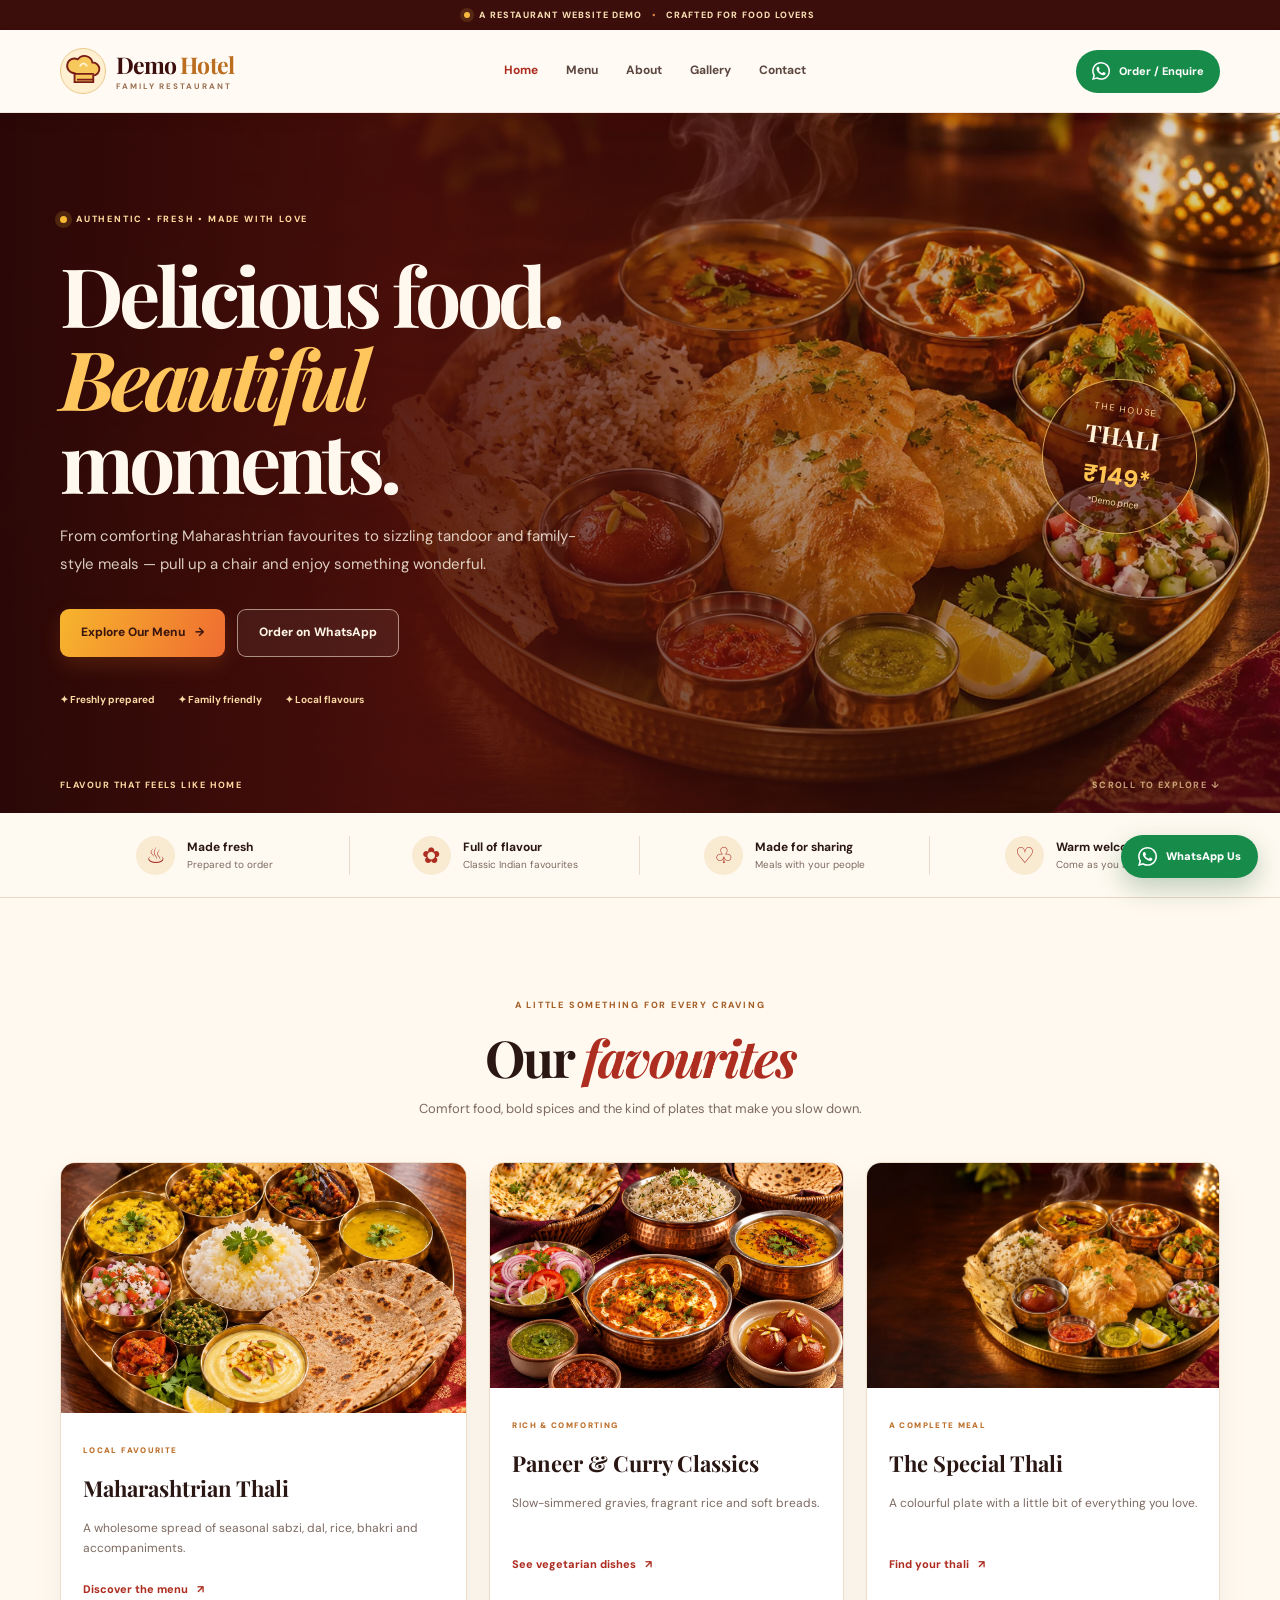
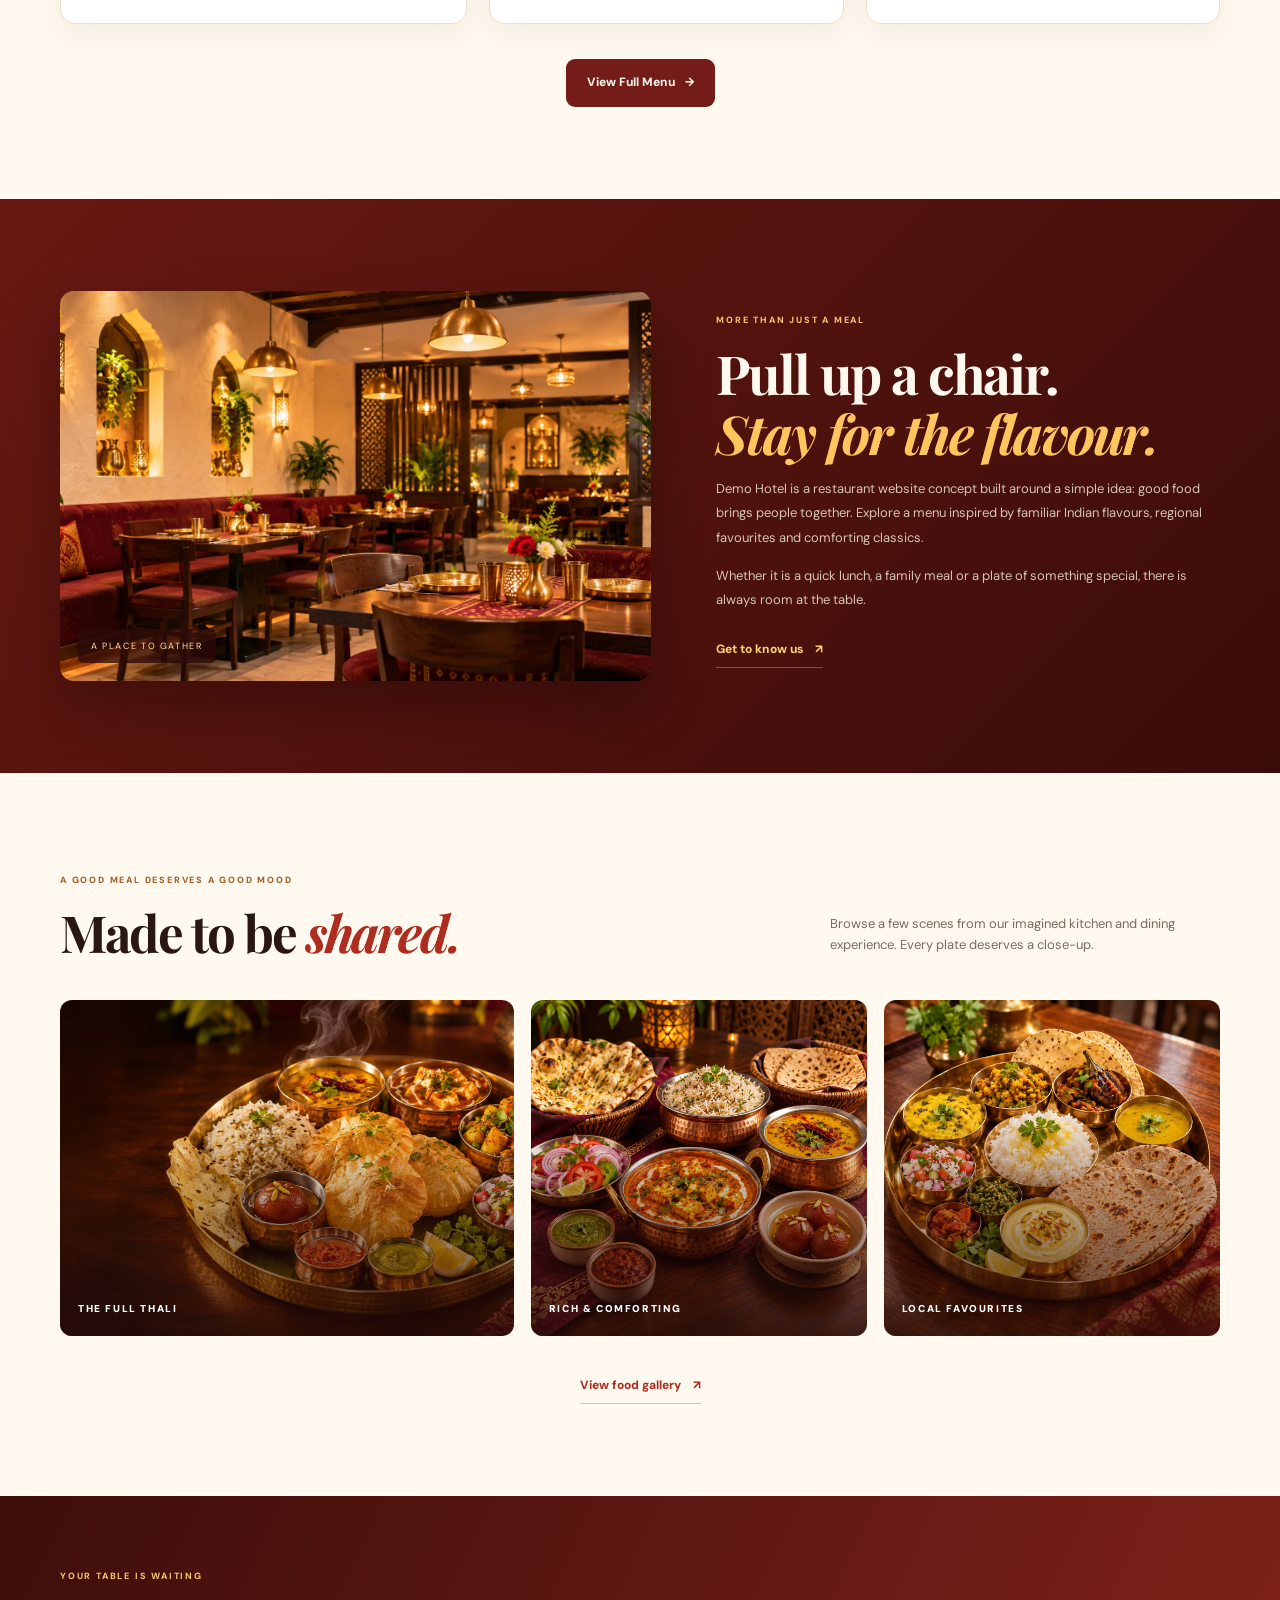
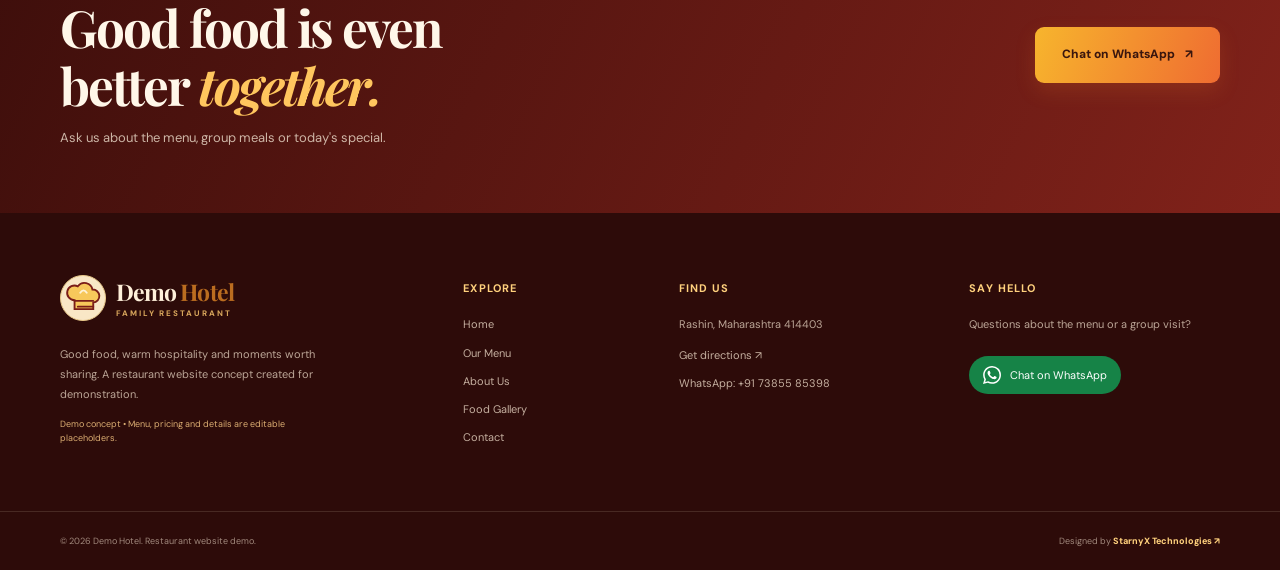
<file: index.html>
<!doctype html><html lang="en"><head><meta charset="utf-8"><meta name="viewport" content="width=device-width, initial-scale=1"><meta name="theme-color" content="#751d17"><meta name="description" content="Explore the Demo Hotel restaurant website concept in Rashin. Discover Indian favourites, thalis, menu highlights and WhatsApp enquiries."><meta property="og:title" content="Home | Demo Hotel"><meta property="og:description" content="Explore the Demo Hotel restaurant website concept in Rashin. Discover Indian favourites, thalis, menu highlights and WhatsApp enquiries."><meta property="og:type" content="website"><link rel="icon" type="image/svg+xml" href="favicon.svg"><link rel="preconnect" href="https://fonts.googleapis.com"><link rel="preconnect" href="https://fonts.gstatic.com" crossorigin><link href="https://fonts.googleapis.com/css2?family=DM+Sans:wght@400;500;600;700;800&family=Playfair+Display:wght@600;700;800&display=swap" rel="stylesheet"><link rel="stylesheet" href="styles.css"><title>Home | Demo Hotel</title></head><body><div class="page-loader" aria-label="Preparing the website" role="status"><div class="loader-card"><img src="assets/images/thali-loader.svg" alt="Animated Indian thali"/><p>Preparing a delicious experience<span class="loader-dots">...</span></p><div class="loader-track"><span></span></div><small>Fresh flavours are on the way</small></div></div><div class="top-note"><span class="top-note-dot"></span> A RESTAURANT WEBSITE DEMO <span class="top-note-sep">•</span> Crafted for food lovers</div>
<header class="site-header"><div class="container nav-wrap"><a class="brand" href="index.html" aria-label="Demo Hotel home"><span class="brand-mark"><img src="assets/icons/chef-hat.svg" alt=""/></span><span class="brand-copy"><strong>Demo <em>Hotel</em></strong><small>FAMILY RESTAURANT</small></span></a><button class="menu-toggle" aria-label="Open navigation" aria-expanded="false"><span></span><span></span><span></span></button><nav class="main-nav"><a class="nav-link active" href="index.html">Home</a><a class="nav-link " href="menu.html">Menu</a><a class="nav-link " href="about.html">About</a><a class="nav-link " href="gallery.html">Gallery</a><a class="nav-link " href="contact.html">Contact</a></nav><a class="btn btn-whatsapp nav-cta" href="https://wa.me/917385585398?text=Hello%20Demo%20Hotel%2C%20I%20would%20like%20to%20enquire." target="_blank" rel="noopener"><img src="assets/icons/whatsapp.svg" alt=""/> Order / Enquire</a></div></header><main><section class="hero hero-home"><div class="hero-image"></div><div class="hero-shade"></div><div class="container hero-content"><div class="hero-copy"><span class="eyebrow eyebrow-light"><i></i> AUTHENTIC • FRESH • MADE WITH LOVE</span><h1>Delicious food.<br><em>Beautiful</em> moments.</h1><p class="hero-lead">From comforting Maharashtrian favourites to sizzling tandoor and family-style meals — pull up a chair and enjoy something wonderful.</p><div class="hero-actions"><a class="btn btn-primary" href="menu.html">Explore Our Menu <span>→</span></a><a class="btn btn-outline-light" href="https://wa.me/917385585398?text=Hello%20Demo%20Hotel%2C%20I%20would%20like%20to%20enquire%20about%20the%20menu." target="_blank" rel="noopener">Order on WhatsApp</a></div><div class="hero-trust"><span>✦ Freshly prepared</span><span>✦ Family friendly</span><span>✦ Local flavours</span></div></div><div class="hero-stamp"><span class="stamp-small">THE HOUSE</span><strong>THALI</strong><span class="stamp-price">₹149*</span><small>*Demo price</small></div></div><div class="hero-bottom container"><span>FLAVOUR THAT FEELS LIKE HOME</span><span class="scroll-cue">SCROLL TO EXPLORE ↓</span></div></section>
<section class="promise-strip"><div class="container promise-grid"><div><span class="promise-icon">♨</span><span><strong>Made fresh</strong><small>Prepared to order</small></span></div><div><span class="promise-icon">✿</span><span><strong>Full of flavour</strong><small>Classic Indian favourites</small></span></div><div><span class="promise-icon">♧</span><span><strong>Made for sharing</strong><small>Meals with your people</small></span></div><div><span class="promise-icon">♡</span><span><strong>Warm welcome</strong><small>Come as you are</small></span></div></div></section>
<section class="section section-cream"><div class="container"><div class="section-heading center"><span class="eyebrow">A LITTLE SOMETHING FOR EVERY CRAVING</span><h2>Our <em>favourites</em></h2><p>Comfort food, bold spices and the kind of plates that make you slow down.</p></div><div class="food-grid"><article class="food-card food-card-feature"><img src="assets/images/maharashtrian-thali.webp" alt="Maharashtrian thali with bhakri, pithla and vegetables"><div class="food-card-content"><span class="food-tag">LOCAL FAVOURITE</span><h3>Maharashtrian Thali</h3><p>A wholesome spread of seasonal sabzi, dal, rice, bhakri and accompaniments.</p><a href="menu.html#maharashtrian">Discover the menu <b>↗</b></a></div></article><article class="food-card"><img src="assets/images/veg-feast.webp" alt="Paneer curry, dal, naan and rice"><div class="food-card-content"><span class="food-tag">RICH & COMFORTING</span><h3>Paneer & Curry Classics</h3><p>Slow-simmered gravies, fragrant rice and soft breads.</p><a href="menu.html#vegetarian">See vegetarian dishes <b>↗</b></a></div></article><article class="food-card"><img src="assets/images/hero-indian-thali.webp" alt="Indian restaurant thali with puri and curries"><div class="food-card-content"><span class="food-tag">A COMPLETE MEAL</span><h3>The Special Thali</h3><p>A colourful plate with a little bit of everything you love.</p><a href="menu.html#thali">Find your thali <b>↗</b></a></div></article></div><div class="center section-cta"><a class="btn btn-dark" href="menu.html">View Full Menu <span>→</span></a></div></div></section>
<section class="section story-band"><div class="container story-grid"><div class="story-photo"><img src="assets/images/restaurant-interior.webp" alt="Warm and inviting restaurant dining room"><span class="photo-caption">A PLACE TO GATHER</span></div><div class="story-copy"><span class="eyebrow eyebrow-gold">MORE THAN JUST A MEAL</span><h2>Pull up a chair.<br><em>Stay for the flavour.</em></h2><p>Demo Hotel is a restaurant website concept built around a simple idea: good food brings people together. Explore a menu inspired by familiar Indian flavours, regional favourites and comforting classics.</p><p>Whether it is a quick lunch, a family meal or a plate of something special, there is always room at the table.</p><a class="text-link text-link-light" href="about.html">Get to know us <span>↗</span></a></div></div></section>
<section class="section section-cream"><div class="container"><div class="section-heading split-heading"><div><span class="eyebrow">A GOOD MEAL DESERVES A GOOD MOOD</span><h2>Made to be <em>shared.</em></h2></div><p>Browse a few scenes from our imagined kitchen and dining experience. Every plate deserves a close-up.</p></div><div class="gallery-preview"><a href="gallery.html" class="gallery-tile tile-large"><img src="assets/images/hero-indian-thali.webp" alt="Indian thali"><span>THE FULL THALI</span></a><a href="gallery.html" class="gallery-tile"><img src="assets/images/veg-feast.webp" alt="Vegetarian Indian feast"><span>RICH & COMFORTING</span></a><a href="gallery.html" class="gallery-tile"><img src="assets/images/maharashtrian-thali.webp" alt="Maharashtrian meal"><span>LOCAL FAVOURITES</span></a></div><div class="center section-cta"><a class="text-link" href="gallery.html">View food gallery <span>↗</span></a></div></div></section>
<section class="visit-cta"><div class="container visit-inner"><div><span class="eyebrow eyebrow-gold">YOUR TABLE IS WAITING</span><h2>Good food is even<br>better <em>together.</em></h2><p>Ask us about the menu, group meals or today's special.</p></div><a class="btn btn-primary btn-large" href="https://wa.me/917385585398?text=Hello%20Demo%20Hotel%2C%20I%20would%20like%20to%20enquire%20about%20a%20visit." target="_blank" rel="noopener">Chat on WhatsApp <span>↗</span></a></div></section></main><footer class="site-footer"><div class="container footer-main"><div class="footer-brand"><a class="brand brand-light" href="index.html"><span class="brand-mark"><img src="assets/icons/chef-hat.svg" alt=""/></span><span class="brand-copy"><strong>Demo <em>Hotel</em></strong><small>FAMILY RESTAURANT</small></span></a><p>Good food, warm hospitality and moments worth sharing. A restaurant website concept created for demonstration.</p><span class="footer-demo-note">Demo concept • Menu, pricing and details are editable placeholders.</span></div><div><h4>Explore</h4><a href="index.html">Home</a><a href="menu.html">Our Menu</a><a href="about.html">About Us</a><a href="gallery.html">Food Gallery</a><a href="contact.html">Contact</a></div><div><h4>Find Us</h4><p>Rashin, Maharashtra 414403</p><a href="https://www.google.com/maps/search/?api=1&query=Rashin%2C+Maharashtra+414403" target="_blank" rel="noopener">Get directions ↗</a><a href="https://wa.me/917385585398?text=Hello%20Demo%20Hotel%2C%20I%20would%20like%20to%20enquire." target="_blank" rel="noopener">WhatsApp: +91 73855 85398</a></div><div><h4>Say Hello</h4><p>Questions about the menu or a group visit?</p><a class="footer-wa" href="https://wa.me/917385585398?text=Hello%20Demo%20Hotel%2C%20I%20would%20like%20to%20enquire." target="_blank" rel="noopener"><img src="assets/icons/whatsapp.svg" alt=""/> Chat on WhatsApp</a></div></div><div class="footer-bottom"><div class="container footer-bottom-inner"><span>© <span data-year></span> Demo Hotel. Restaurant website demo.</span><span>Designed by <a href="https://starnyxtechnologies.in" target="_blank" rel="noopener">StarnyX Technologies ↗</a></span></div></div></footer><a class="floating-wa" href="https://wa.me/917385585398?text=Hello%20Demo%20Hotel%2C%20I%20would%20like%20to%20enquire." target="_blank" rel="noopener" aria-label="Chat with Demo Hotel on WhatsApp"><img src="assets/icons/whatsapp.svg" alt=""/><span>WhatsApp Us</span></a><script src="script.js" defer></script></body></html>
</file>
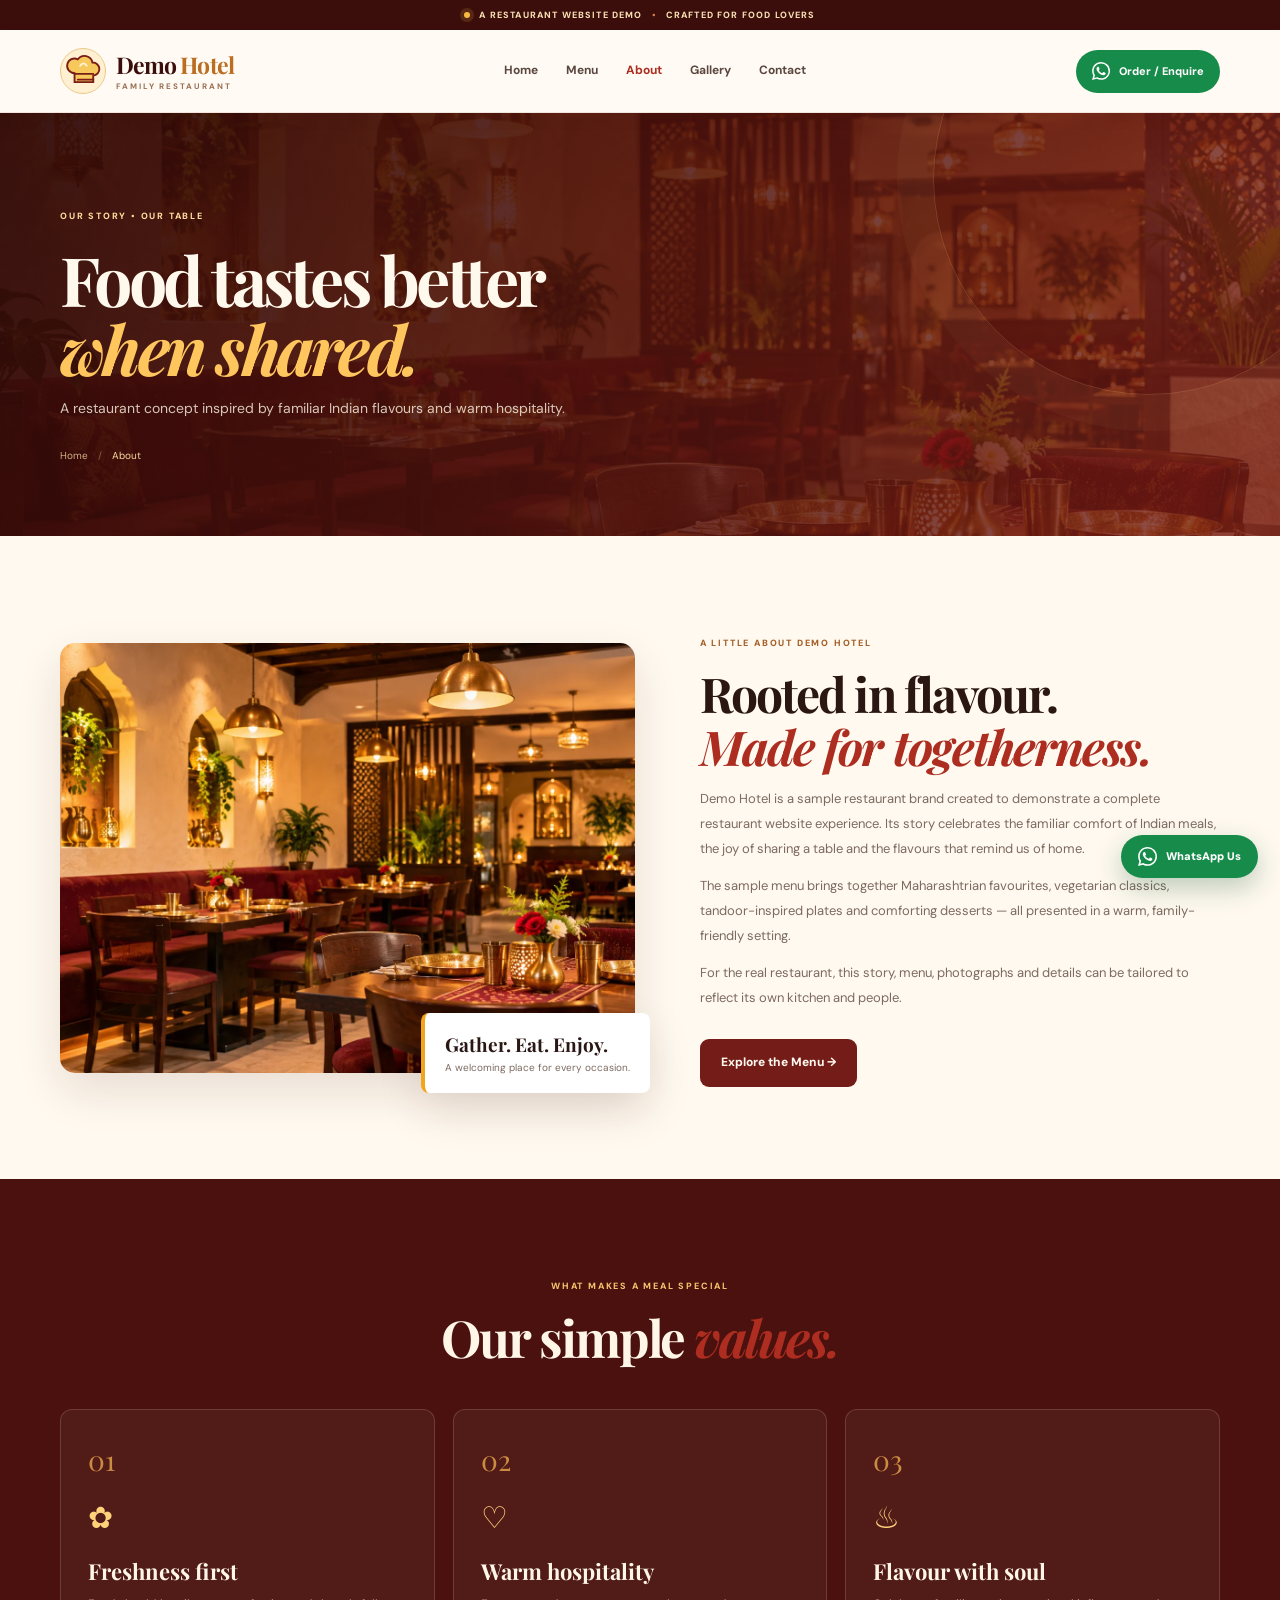
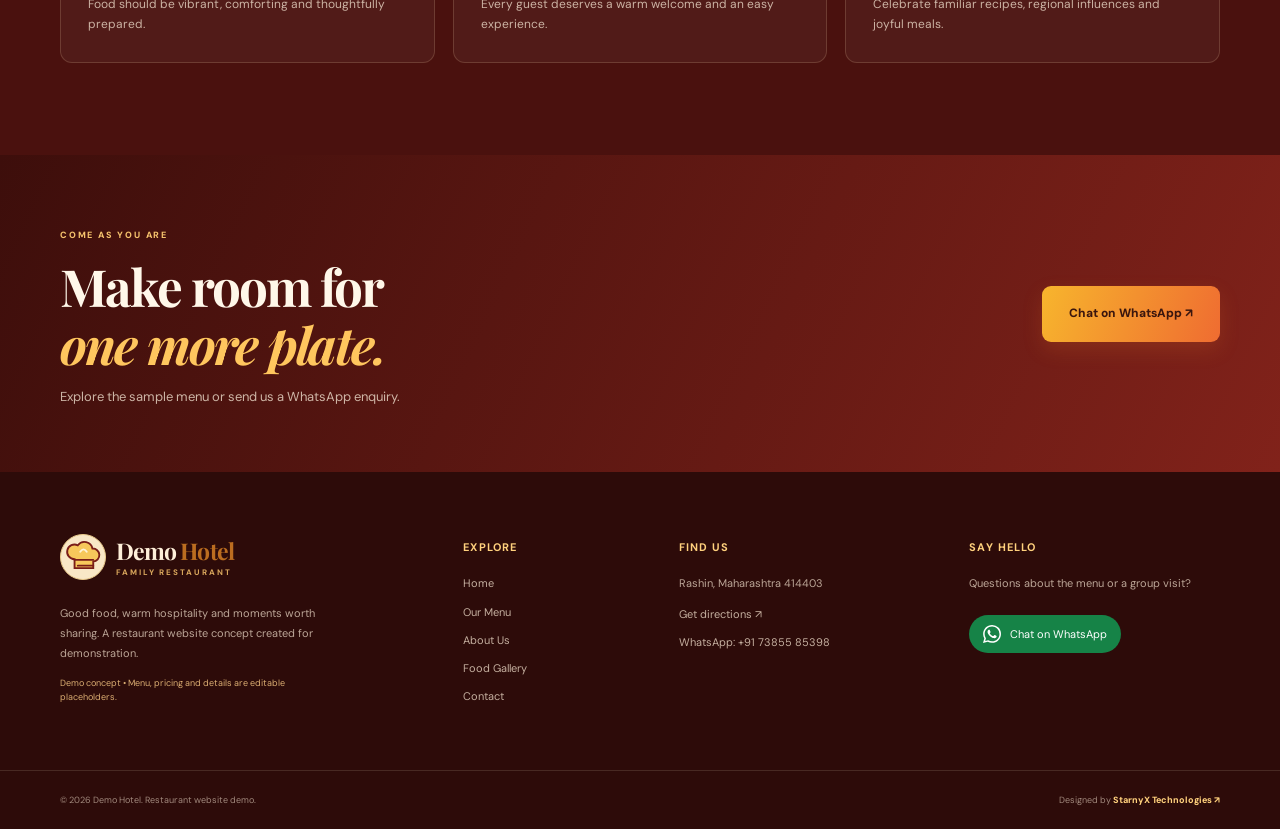
<file: about.html>
<!doctype html><html lang="en"><head><meta charset="utf-8"><meta name="viewport" content="width=device-width, initial-scale=1"><meta name="theme-color" content="#751d17"><meta name="description" content="Learn about Demo Hotel, a restaurant website concept inspired by Indian flavours and family dining."><meta property="og:title" content="About Us | Demo Hotel"><meta property="og:description" content="Learn about Demo Hotel, a restaurant website concept inspired by Indian flavours and family dining."><meta property="og:type" content="website"><link rel="icon" type="image/svg+xml" href="favicon.svg"><link rel="preconnect" href="https://fonts.googleapis.com"><link rel="preconnect" href="https://fonts.gstatic.com" crossorigin><link href="https://fonts.googleapis.com/css2?family=DM+Sans:wght@400;500;600;700;800&family=Playfair+Display:wght@600;700;800&display=swap" rel="stylesheet"><link rel="stylesheet" href="styles.css"><title>About Us | Demo Hotel</title></head><body><div class="page-loader" aria-label="Preparing the website" role="status"><div class="loader-card"><img src="assets/images/thali-loader.svg" alt="Animated Indian thali"/><p>Preparing a delicious experience<span class="loader-dots">...</span></p><div class="loader-track"><span></span></div><small>Fresh flavours are on the way</small></div></div><div class="top-note"><span class="top-note-dot"></span> A RESTAURANT WEBSITE DEMO <span class="top-note-sep">•</span> Crafted for food lovers</div>
<header class="site-header"><div class="container nav-wrap"><a class="brand" href="index.html" aria-label="Demo Hotel home"><span class="brand-mark"><img src="assets/icons/chef-hat.svg" alt=""/></span><span class="brand-copy"><strong>Demo <em>Hotel</em></strong><small>FAMILY RESTAURANT</small></span></a><button class="menu-toggle" aria-label="Open navigation" aria-expanded="false"><span></span><span></span><span></span></button><nav class="main-nav"><a class="nav-link " href="index.html">Home</a><a class="nav-link " href="menu.html">Menu</a><a class="nav-link active" href="about.html">About</a><a class="nav-link " href="gallery.html">Gallery</a><a class="nav-link " href="contact.html">Contact</a></nav><a class="btn btn-whatsapp nav-cta" href="https://wa.me/917385585398?text=Hello%20Demo%20Hotel%2C%20I%20would%20like%20to%20enquire." target="_blank" rel="noopener"><img src="assets/icons/whatsapp.svg" alt=""/> Order / Enquire</a></div></header><main><section class="page-hero page-hero-about"><div class="container"><span class="eyebrow eyebrow-light">OUR STORY • OUR TABLE</span><h1>Food tastes better<br><em>when shared.</em></h1><p>A restaurant concept inspired by familiar Indian flavours and warm hospitality.</p><div class="breadcrumbs"><a href="index.html">Home</a><span>/</span> About</div></div></section><section class="section section-cream"><div class="container about-layout"><div class="about-photo"><img src="assets/images/restaurant-interior.webp" alt="Warm restaurant dining room with wooden tables and brass pendant lights"><div class="about-photo-note"><strong>Gather. Eat. Enjoy.</strong><span>A welcoming place for every occasion.</span></div></div><div class="about-copy"><span class="eyebrow">A LITTLE ABOUT DEMO HOTEL</span><h2>Rooted in flavour.<br><em>Made for togetherness.</em></h2><p>Demo Hotel is a sample restaurant brand created to demonstrate a complete restaurant website experience. Its story celebrates the familiar comfort of Indian meals, the joy of sharing a table and the flavours that remind us of home.</p><p>The sample menu brings together Maharashtrian favourites, vegetarian classics, tandoor-inspired plates and comforting desserts — all presented in a warm, family-friendly setting.</p><p>For the real restaurant, this story, menu, photographs and details can be tailored to reflect its own kitchen and people.</p><a class="btn btn-dark" href="menu.html">Explore the Menu →</a></div></div></section><section class="section story-values"><div class="container"><div class="section-heading center"><span class="eyebrow eyebrow-gold">WHAT MAKES A MEAL SPECIAL</span><h2>Our simple <em>values.</em></h2></div><div class="values-grid"><article><span>01</span><div class="value-icon">✿</div><h3>Freshness first</h3><p>Food should be vibrant, comforting and thoughtfully prepared.</p></article><article><span>02</span><div class="value-icon">♡</div><h3>Warm hospitality</h3><p>Every guest deserves a warm welcome and an easy experience.</p></article><article><span>03</span><div class="value-icon">♨</div><h3>Flavour with soul</h3><p>Celebrate familiar recipes, regional influences and joyful meals.</p></article></div></div></section><section class="visit-cta"><div class="container visit-inner"><div><span class="eyebrow eyebrow-gold">COME AS YOU ARE</span><h2>Make room for<br><em>one more plate.</em></h2><p>Explore the sample menu or send us a WhatsApp enquiry.</p></div><a class="btn btn-primary btn-large" href="https://wa.me/917385585398?text=Hello%20Demo%20Hotel%2C%20I%20would%20like%20to%20know%20more." target="_blank" rel="noopener">Chat on WhatsApp ↗</a></div></section></main><footer class="site-footer"><div class="container footer-main"><div class="footer-brand"><a class="brand brand-light" href="index.html"><span class="brand-mark"><img src="assets/icons/chef-hat.svg" alt=""/></span><span class="brand-copy"><strong>Demo <em>Hotel</em></strong><small>FAMILY RESTAURANT</small></span></a><p>Good food, warm hospitality and moments worth sharing. A restaurant website concept created for demonstration.</p><span class="footer-demo-note">Demo concept • Menu, pricing and details are editable placeholders.</span></div><div><h4>Explore</h4><a href="index.html">Home</a><a href="menu.html">Our Menu</a><a href="about.html">About Us</a><a href="gallery.html">Food Gallery</a><a href="contact.html">Contact</a></div><div><h4>Find Us</h4><p>Rashin, Maharashtra 414403</p><a href="https://www.google.com/maps/search/?api=1&query=Rashin%2C+Maharashtra+414403" target="_blank" rel="noopener">Get directions ↗</a><a href="https://wa.me/917385585398?text=Hello%20Demo%20Hotel%2C%20I%20would%20like%20to%20enquire." target="_blank" rel="noopener">WhatsApp: +91 73855 85398</a></div><div><h4>Say Hello</h4><p>Questions about the menu or a group visit?</p><a class="footer-wa" href="https://wa.me/917385585398?text=Hello%20Demo%20Hotel%2C%20I%20would%20like%20to%20enquire." target="_blank" rel="noopener"><img src="assets/icons/whatsapp.svg" alt=""/> Chat on WhatsApp</a></div></div><div class="footer-bottom"><div class="container footer-bottom-inner"><span>© <span data-year></span> Demo Hotel. Restaurant website demo.</span><span>Designed by <a href="https://starnyxtechnologies.in" target="_blank" rel="noopener">StarnyX Technologies ↗</a></span></div></div></footer><a class="floating-wa" href="https://wa.me/917385585398?text=Hello%20Demo%20Hotel%2C%20I%20would%20like%20to%20enquire." target="_blank" rel="noopener" aria-label="Chat with Demo Hotel on WhatsApp"><img src="assets/icons/whatsapp.svg" alt=""/><span>WhatsApp Us</span></a><script src="script.js" defer></script></body></html>
</file>
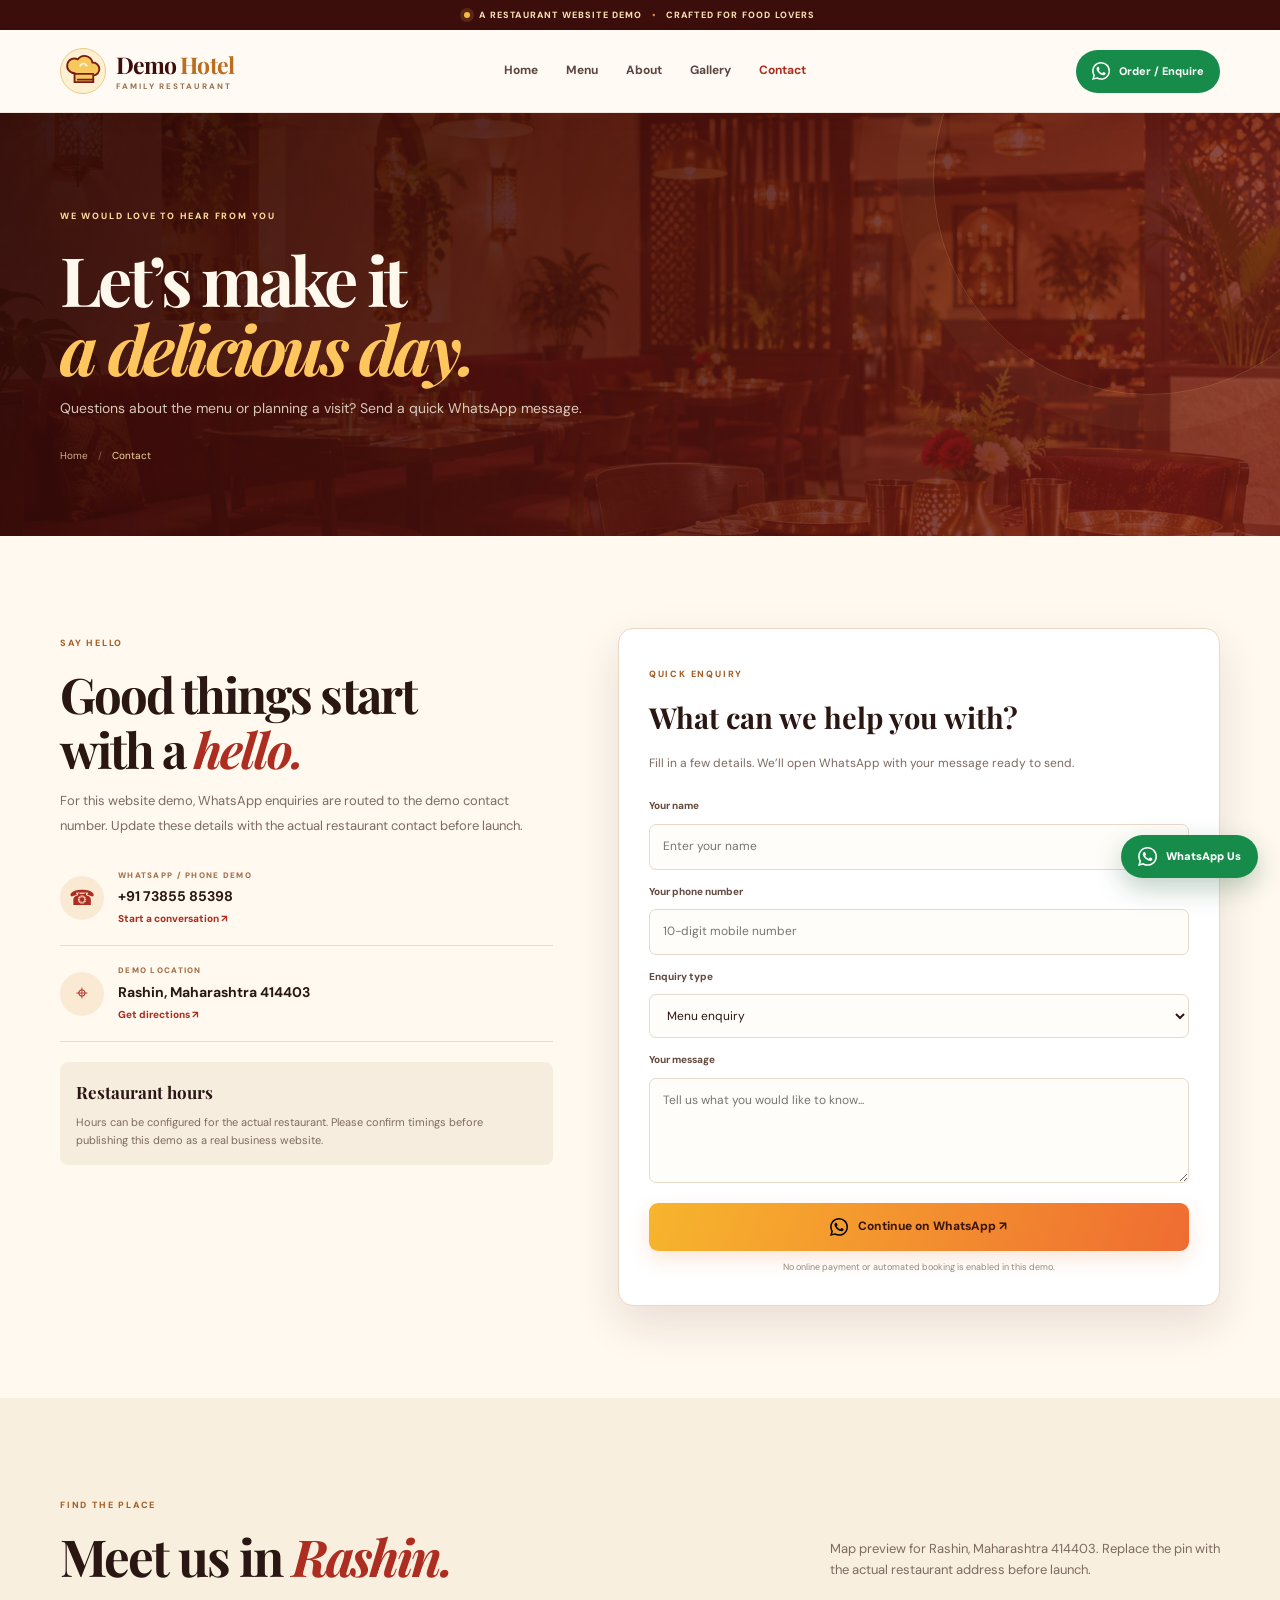
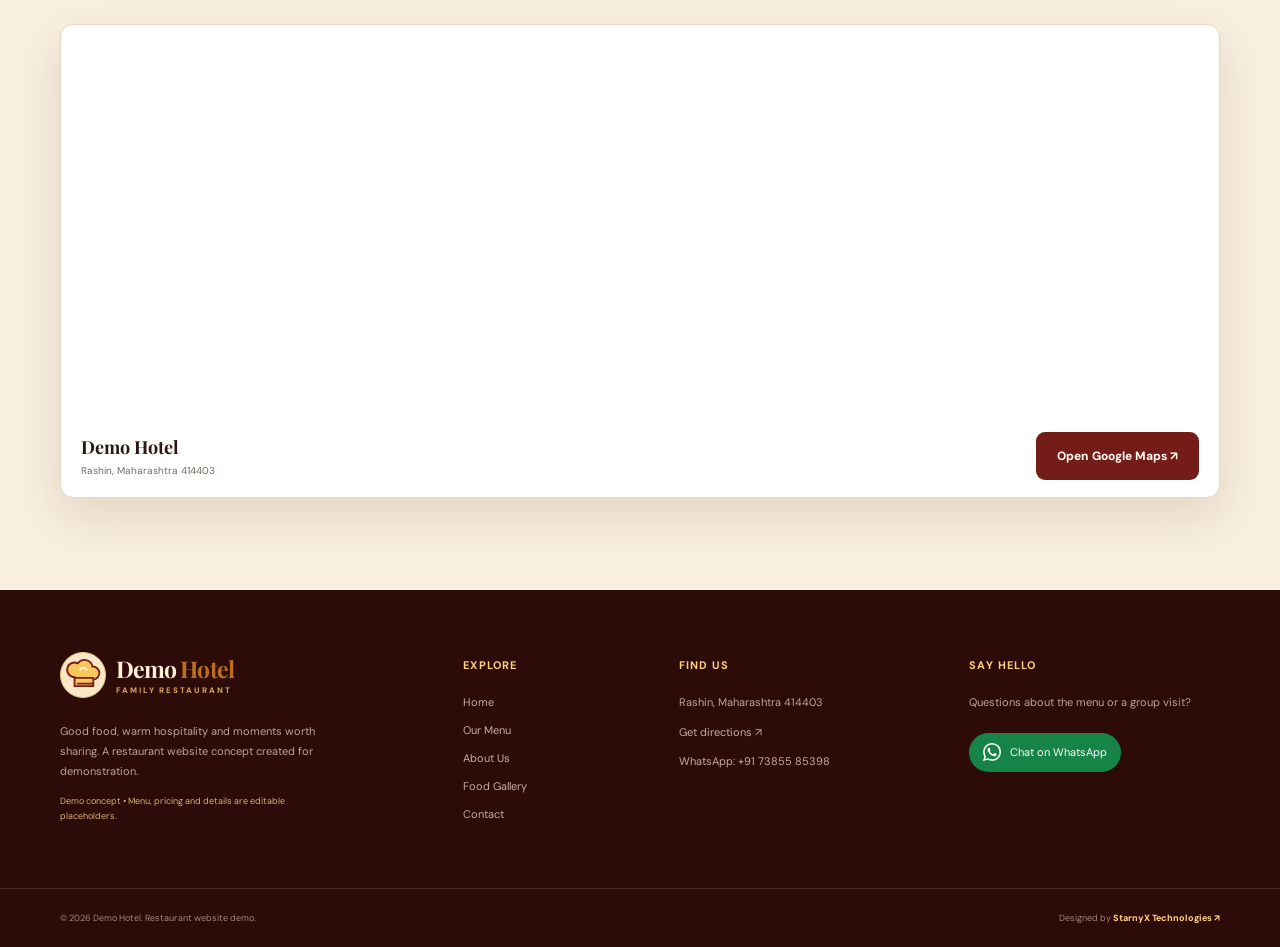
<file: contact.html>
<!doctype html><html lang="en"><head><meta charset="utf-8"><meta name="viewport" content="width=device-width, initial-scale=1"><meta name="theme-color" content="#751d17"><meta name="description" content="Contact the Demo Hotel restaurant website concept in Rashin, Maharashtra. Send a WhatsApp enquiry and view the location map."><meta property="og:title" content="Contact Us | Demo Hotel"><meta property="og:description" content="Contact the Demo Hotel restaurant website concept in Rashin, Maharashtra. Send a WhatsApp enquiry and view the location map."><meta property="og:type" content="website"><link rel="icon" type="image/svg+xml" href="favicon.svg"><link rel="preconnect" href="https://fonts.googleapis.com"><link rel="preconnect" href="https://fonts.gstatic.com" crossorigin><link href="https://fonts.googleapis.com/css2?family=DM+Sans:wght@400;500;600;700;800&family=Playfair+Display:wght@600;700;800&display=swap" rel="stylesheet"><link rel="stylesheet" href="styles.css"><title>Contact Us | Demo Hotel</title></head><body><div class="page-loader" aria-label="Preparing the website" role="status"><div class="loader-card"><img src="assets/images/thali-loader.svg" alt="Animated Indian thali"/><p>Preparing a delicious experience<span class="loader-dots">...</span></p><div class="loader-track"><span></span></div><small>Fresh flavours are on the way</small></div></div><div class="top-note"><span class="top-note-dot"></span> A RESTAURANT WEBSITE DEMO <span class="top-note-sep">•</span> Crafted for food lovers</div>
<header class="site-header"><div class="container nav-wrap"><a class="brand" href="index.html" aria-label="Demo Hotel home"><span class="brand-mark"><img src="assets/icons/chef-hat.svg" alt=""/></span><span class="brand-copy"><strong>Demo <em>Hotel</em></strong><small>FAMILY RESTAURANT</small></span></a><button class="menu-toggle" aria-label="Open navigation" aria-expanded="false"><span></span><span></span><span></span></button><nav class="main-nav"><a class="nav-link " href="index.html">Home</a><a class="nav-link " href="menu.html">Menu</a><a class="nav-link " href="about.html">About</a><a class="nav-link " href="gallery.html">Gallery</a><a class="nav-link active" href="contact.html">Contact</a></nav><a class="btn btn-whatsapp nav-cta" href="https://wa.me/917385585398?text=Hello%20Demo%20Hotel%2C%20I%20would%20like%20to%20enquire." target="_blank" rel="noopener"><img src="assets/icons/whatsapp.svg" alt=""/> Order / Enquire</a></div></header><main><section class="page-hero page-hero-contact"><div class="container"><span class="eyebrow eyebrow-light">WE WOULD LOVE TO HEAR FROM YOU</span><h1>Let’s make it<br><em>a delicious day.</em></h1><p>Questions about the menu or planning a visit? Send a quick WhatsApp message.</p><div class="breadcrumbs"><a href="index.html">Home</a><span>/</span> Contact</div></div></section><section class="section section-cream"><div class="container contact-layout"><div class="contact-copy"><span class="eyebrow">SAY HELLO</span><h2>Good things start<br>with a <em>hello.</em></h2><p>For this website demo, WhatsApp enquiries are routed to the demo contact number. Update these details with the actual restaurant contact before launch.</p><div class="contact-method"><span class="contact-symbol">☎</span><div><small>WHATSAPP / PHONE DEMO</small><strong>+91 73855 85398</strong><a href="https://wa.me/917385585398?text=Hello%20Demo%20Hotel%2C%20I%20would%20like%20to%20enquire." target="_blank" rel="noopener">Start a conversation ↗</a></div></div><div class="contact-method"><span class="contact-symbol">⌖</span><div><small>DEMO LOCATION</small><strong>Rashin, Maharashtra 414403</strong><a href="https://www.google.com/maps/search/?api=1&query=Rashin%2C+Maharashtra+414403" target="_blank" rel="noopener">Get directions ↗</a></div></div><div class="contact-hours"><strong>Restaurant hours</strong><p>Hours can be configured for the actual restaurant. Please confirm timings before publishing this demo as a real business website.</p></div></div><div class="contact-form-card"><span class="eyebrow">QUICK ENQUIRY</span><h3>What can we help you with?</h3><p>Fill in a few details. We’ll open WhatsApp with your message ready to send.</p><form id="whatsapp-enquiry"><label for="guest-name">Your name</label><input id="guest-name" name="name" placeholder="Enter your name" required maxlength="70"><label for="guest-phone">Your phone number</label><input id="guest-phone" name="phone" type="tel" placeholder="10-digit mobile number" pattern="[0-9+() -]{8,18}" required><label for="enquiry-type">Enquiry type</label><select id="enquiry-type" name="type"><option>Menu enquiry</option><option>Family dining / group enquiry</option><option>Dish availability</option><option>Feedback</option><option>Other</option></select><label for="guest-message">Your message</label><textarea id="guest-message" name="message" rows="4" placeholder="Tell us what you would like to know..."></textarea><button class="btn btn-primary btn-full" type="submit"><img src="assets/icons/whatsapp.svg" alt=""/> Continue on WhatsApp ↗</button><small class="form-privacy">No online payment or automated booking is enabled in this demo.</small></form></div></div></section><section class="section map-section"><div class="container"><div class="section-heading split-heading"><div><span class="eyebrow">FIND THE PLACE</span><h2>Meet us in <em>Rashin.</em></h2></div><p>Map preview for Rashin, Maharashtra 414403. Replace the pin with the actual restaurant address before launch.</p></div><div class="map-card"><iframe title="Map showing Rashin Maharashtra 414403" src="https://maps.google.com/maps?q=Rashin%2C%20Maharashtra%20414403&t=&z=13&ie=UTF8&iwloc=&output=embed" loading="lazy" referrerpolicy="no-referrer-when-downgrade"></iframe><div class="map-caption"><span><strong>Demo Hotel</strong><small>Rashin, Maharashtra 414403</small></span><a class="btn btn-dark" href="https://www.google.com/maps/search/?api=1&query=Rashin%2C+Maharashtra+414403" target="_blank" rel="noopener">Open Google Maps ↗</a></div></div></div></section></main><footer class="site-footer"><div class="container footer-main"><div class="footer-brand"><a class="brand brand-light" href="index.html"><span class="brand-mark"><img src="assets/icons/chef-hat.svg" alt=""/></span><span class="brand-copy"><strong>Demo <em>Hotel</em></strong><small>FAMILY RESTAURANT</small></span></a><p>Good food, warm hospitality and moments worth sharing. A restaurant website concept created for demonstration.</p><span class="footer-demo-note">Demo concept • Menu, pricing and details are editable placeholders.</span></div><div><h4>Explore</h4><a href="index.html">Home</a><a href="menu.html">Our Menu</a><a href="about.html">About Us</a><a href="gallery.html">Food Gallery</a><a href="contact.html">Contact</a></div><div><h4>Find Us</h4><p>Rashin, Maharashtra 414403</p><a href="https://www.google.com/maps/search/?api=1&query=Rashin%2C+Maharashtra+414403" target="_blank" rel="noopener">Get directions ↗</a><a href="https://wa.me/917385585398?text=Hello%20Demo%20Hotel%2C%20I%20would%20like%20to%20enquire." target="_blank" rel="noopener">WhatsApp: +91 73855 85398</a></div><div><h4>Say Hello</h4><p>Questions about the menu or a group visit?</p><a class="footer-wa" href="https://wa.me/917385585398?text=Hello%20Demo%20Hotel%2C%20I%20would%20like%20to%20enquire." target="_blank" rel="noopener"><img src="assets/icons/whatsapp.svg" alt=""/> Chat on WhatsApp</a></div></div><div class="footer-bottom"><div class="container footer-bottom-inner"><span>© <span data-year></span> Demo Hotel. Restaurant website demo.</span><span>Designed by <a href="https://starnyxtechnologies.in" target="_blank" rel="noopener">StarnyX Technologies ↗</a></span></div></div></footer><a class="floating-wa" href="https://wa.me/917385585398?text=Hello%20Demo%20Hotel%2C%20I%20would%20like%20to%20enquire." target="_blank" rel="noopener" aria-label="Chat with Demo Hotel on WhatsApp"><img src="assets/icons/whatsapp.svg" alt=""/><span>WhatsApp Us</span></a><script src="script.js" defer></script></body></html>
</file>
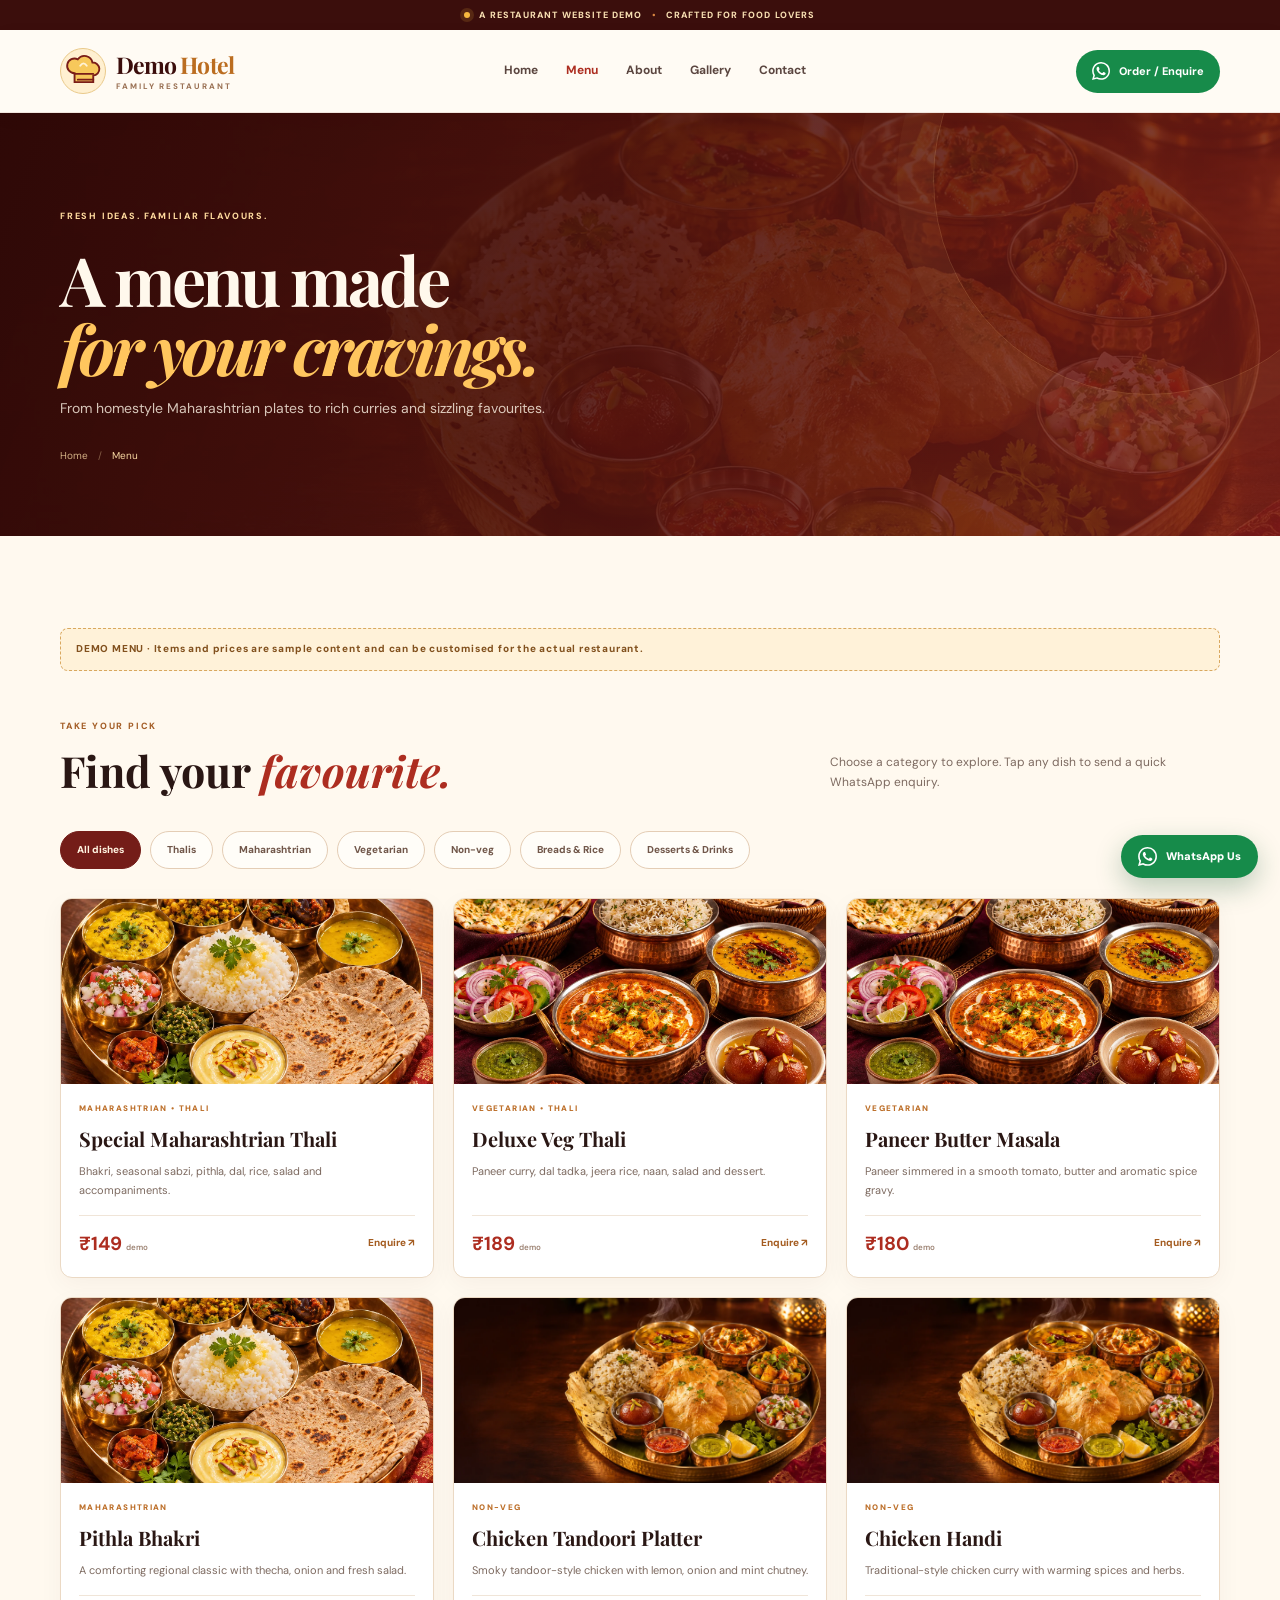
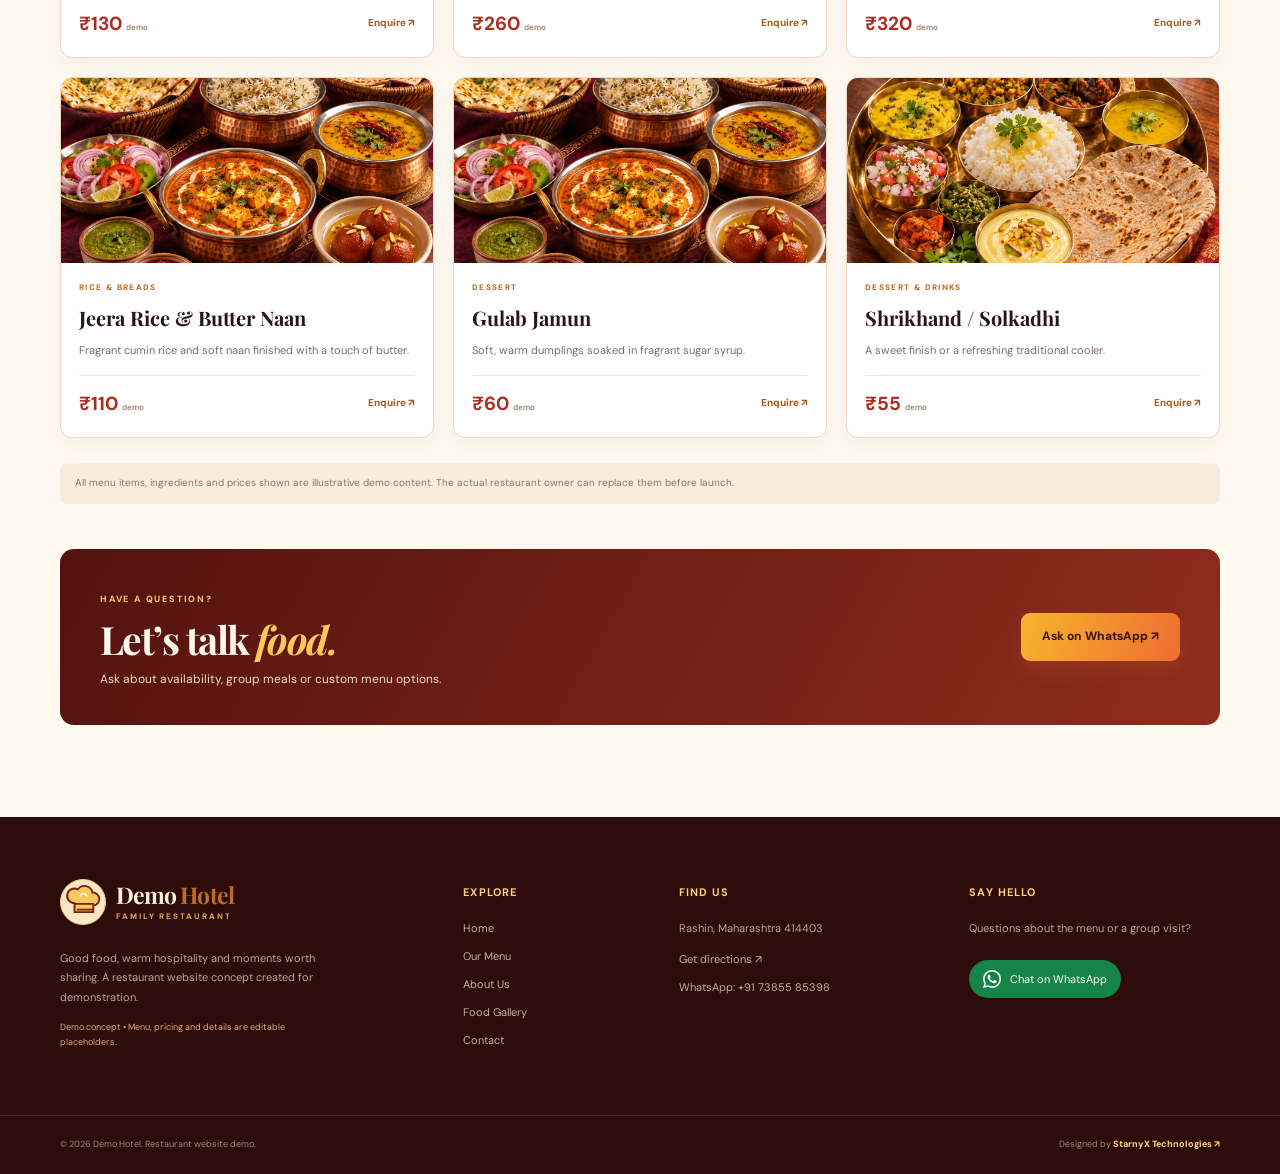
<file: menu.html>
<!doctype html><html lang="en"><head><meta charset="utf-8"><meta name="viewport" content="width=device-width, initial-scale=1"><meta name="theme-color" content="#751d17"><meta name="description" content="Explore the Demo Hotel sample menu featuring thalis, Maharashtrian favourites, vegetarian and non-vegetarian dishes, breads, rice and desserts."><meta property="og:title" content="Our Menu | Demo Hotel"><meta property="og:description" content="Explore the Demo Hotel sample menu featuring thalis, Maharashtrian favourites, vegetarian and non-vegetarian dishes, breads, rice and desserts."><meta property="og:type" content="website"><link rel="icon" type="image/svg+xml" href="favicon.svg"><link rel="preconnect" href="https://fonts.googleapis.com"><link rel="preconnect" href="https://fonts.gstatic.com" crossorigin><link href="https://fonts.googleapis.com/css2?family=DM+Sans:wght@400;500;600;700;800&family=Playfair+Display:wght@600;700;800&display=swap" rel="stylesheet"><link rel="stylesheet" href="styles.css"><title>Our Menu | Demo Hotel</title></head><body><div class="page-loader" aria-label="Preparing the website" role="status"><div class="loader-card"><img src="assets/images/thali-loader.svg" alt="Animated Indian thali"/><p>Preparing a delicious experience<span class="loader-dots">...</span></p><div class="loader-track"><span></span></div><small>Fresh flavours are on the way</small></div></div><div class="top-note"><span class="top-note-dot"></span> A RESTAURANT WEBSITE DEMO <span class="top-note-sep">•</span> Crafted for food lovers</div>
<header class="site-header"><div class="container nav-wrap"><a class="brand" href="index.html" aria-label="Demo Hotel home"><span class="brand-mark"><img src="assets/icons/chef-hat.svg" alt=""/></span><span class="brand-copy"><strong>Demo <em>Hotel</em></strong><small>FAMILY RESTAURANT</small></span></a><button class="menu-toggle" aria-label="Open navigation" aria-expanded="false"><span></span><span></span><span></span></button><nav class="main-nav"><a class="nav-link " href="index.html">Home</a><a class="nav-link active" href="menu.html">Menu</a><a class="nav-link " href="about.html">About</a><a class="nav-link " href="gallery.html">Gallery</a><a class="nav-link " href="contact.html">Contact</a></nav><a class="btn btn-whatsapp nav-cta" href="https://wa.me/917385585398?text=Hello%20Demo%20Hotel%2C%20I%20would%20like%20to%20enquire." target="_blank" rel="noopener"><img src="assets/icons/whatsapp.svg" alt=""/> Order / Enquire</a></div></header><main><section class="page-hero page-hero-food"><div class="container"><span class="eyebrow eyebrow-light">FRESH IDEAS. FAMILIAR FLAVOURS.</span><h1>A menu made<br><em>for your cravings.</em></h1><p>From homestyle Maharashtrian plates to rich curries and sizzling favourites.</p><div class="breadcrumbs"><a href="index.html">Home</a><span>/</span> Menu</div></div></section>
<section class="section section-cream" id="menu"><div class="container"><div class="demo-notice">DEMO MENU · Items and prices are sample content and can be customised for the actual restaurant.</div><div class="menu-intro"><div><span class="eyebrow">TAKE YOUR PICK</span><h2>Find your <em>favourite.</em></h2></div><p>Choose a category to explore. Tap any dish to send a quick WhatsApp enquiry.</p></div><div class="menu-filters" role="group" aria-label="Filter menu categories"><button class="filter-btn active" data-filter="all">All dishes</button><button class="filter-btn" data-filter="thali">Thalis</button><button class="filter-btn" data-filter="maharashtrian">Maharashtrian</button><button class="filter-btn" data-filter="veg">Vegetarian</button><button class="filter-btn" data-filter="nonveg">Non-veg</button><button class="filter-btn" data-filter="breads">Breads & Rice</button><button class="filter-btn" data-filter="dessert">Desserts & Drinks</button></div><div class="menu-grid">
<article class="menu-item" id="maharashtrian" data-category="thali maharashtrian"><img src="assets/images/maharashtrian-thali.webp" alt="Maharashtrian special thali"><div><span class="menu-category">MAHARASHTRIAN • THALI</span><h3>Special Maharashtrian Thali</h3><p>Bhakri, seasonal sabzi, pithla, dal, rice, salad and accompaniments.</p><div class="menu-item-bottom"><strong>₹149 <small>demo</small></strong><a href="https://wa.me/917385585398?text=Hello%20Demo%20Hotel%2C%20please%20share%20details%20about%20the%20Special%20Maharashtrian%20Thali." target="_blank" rel="noopener">Enquire ↗</a></div></div></article>
<article class="menu-item" id="thali" data-category="thali veg"><img src="assets/images/veg-feast.webp" alt="Vegetarian deluxe thali"><div><span class="menu-category">VEGETARIAN • THALI</span><h3>Deluxe Veg Thali</h3><p>Paneer curry, dal tadka, jeera rice, naan, salad and dessert.</p><div class="menu-item-bottom"><strong>₹189 <small>demo</small></strong><a href="https://wa.me/917385585398?text=Hello%20Demo%20Hotel%2C%20please%20share%20details%20about%20the%20Deluxe%20Veg%20Thali." target="_blank" rel="noopener">Enquire ↗</a></div></div></article>
<article class="menu-item" id="vegetarian" data-category="veg"><img src="assets/images/veg-feast.webp" alt="Paneer butter masala"><div><span class="menu-category">VEGETARIAN</span><h3>Paneer Butter Masala</h3><p>Paneer simmered in a smooth tomato, butter and aromatic spice gravy.</p><div class="menu-item-bottom"><strong>₹180 <small>demo</small></strong><a href="https://wa.me/917385585398?text=Hello%20Demo%20Hotel%2C%20I%20am%20interested%20in%20Paneer%20Butter%20Masala." target="_blank" rel="noopener">Enquire ↗</a></div></div></article>
<article class="menu-item" data-category="maharashtrian veg"><img src="assets/images/maharashtrian-thali.webp" alt="Pithla bhakri"><div><span class="menu-category">MAHARASHTRIAN</span><h3>Pithla Bhakri</h3><p>A comforting regional classic with thecha, onion and fresh salad.</p><div class="menu-item-bottom"><strong>₹130 <small>demo</small></strong><a href="https://wa.me/917385585398?text=Hello%20Demo%20Hotel%2C%20I%20am%20interested%20in%20Pithla%20Bhakri." target="_blank" rel="noopener">Enquire ↗</a></div></div></article>
<article class="menu-item" data-category="nonveg"><img src="assets/images/hero-indian-thali.webp" alt="Chicken tandoori platter"><div><span class="menu-category">NON-VEG</span><h3>Chicken Tandoori Platter</h3><p>Smoky tandoor-style chicken with lemon, onion and mint chutney.</p><div class="menu-item-bottom"><strong>₹260 <small>demo</small></strong><a href="https://wa.me/917385585398?text=Hello%20Demo%20Hotel%2C%20I%20am%20interested%20in%20Chicken%20Tandoori%20Platter." target="_blank" rel="noopener">Enquire ↗</a></div></div></article>
<article class="menu-item" data-category="nonveg"><img src="assets/images/hero-indian-thali.webp" alt="Chicken handi"><div><span class="menu-category">NON-VEG</span><h3>Chicken Handi</h3><p>Traditional-style chicken curry with warming spices and herbs.</p><div class="menu-item-bottom"><strong>₹320 <small>demo</small></strong><a href="https://wa.me/917385585398?text=Hello%20Demo%20Hotel%2C%20I%20am%20interested%20in%20Chicken%20Handi." target="_blank" rel="noopener">Enquire ↗</a></div></div></article>
<article class="menu-item" data-category="breads"><img src="assets/images/veg-feast.webp" alt="Jeera rice and naan"><div><span class="menu-category">RICE & BREADS</span><h3>Jeera Rice & Butter Naan</h3><p>Fragrant cumin rice and soft naan finished with a touch of butter.</p><div class="menu-item-bottom"><strong>₹110 <small>demo</small></strong><a href="https://wa.me/917385585398?text=Hello%20Demo%20Hotel%2C%20I%20am%20interested%20in%20Jeera%20Rice%20and%20Butter%20Naan." target="_blank" rel="noopener">Enquire ↗</a></div></div></article>
<article class="menu-item" data-category="dessert"><img src="assets/images/veg-feast.webp" alt="Gulab jamun dessert"><div><span class="menu-category">DESSERT</span><h3>Gulab Jamun</h3><p>Soft, warm dumplings soaked in fragrant sugar syrup.</p><div class="menu-item-bottom"><strong>₹60 <small>demo</small></strong><a href="https://wa.me/917385585398?text=Hello%20Demo%20Hotel%2C%20I%20am%20interested%20in%20Gulab%20Jamun." target="_blank" rel="noopener">Enquire ↗</a></div></div></article>
<article class="menu-item" data-category="dessert"><img src="assets/images/maharashtrian-thali.webp" alt="Mango shrikhand"><div><span class="menu-category">DESSERT & DRINKS</span><h3>Shrikhand / Solkadhi</h3><p>A sweet finish or a refreshing traditional cooler.</p><div class="menu-item-bottom"><strong>₹55 <small>demo</small></strong><a href="https://wa.me/917385585398?text=Hello%20Demo%20Hotel%2C%20please%20share%20details%20about%20Shrikhand%20and%20Solkadhi." target="_blank" rel="noopener">Enquire ↗</a></div></div></article>
</div><p class="menu-disclaimer">All menu items, ingredients and prices shown are illustrative demo content. The actual restaurant owner can replace them before launch.</p><div class="menu-bottom-cta"><div><span class="eyebrow eyebrow-gold">HAVE A QUESTION?</span><h2>Let’s talk <em>food.</em></h2><p>Ask about availability, group meals or custom menu options.</p></div><a class="btn btn-primary" href="https://wa.me/917385585398?text=Hello%20Demo%20Hotel%2C%20I%20have%20a%20question%20about%20the%20menu." target="_blank" rel="noopener">Ask on WhatsApp ↗</a></div></div></section></main><footer class="site-footer"><div class="container footer-main"><div class="footer-brand"><a class="brand brand-light" href="index.html"><span class="brand-mark"><img src="assets/icons/chef-hat.svg" alt=""/></span><span class="brand-copy"><strong>Demo <em>Hotel</em></strong><small>FAMILY RESTAURANT</small></span></a><p>Good food, warm hospitality and moments worth sharing. A restaurant website concept created for demonstration.</p><span class="footer-demo-note">Demo concept • Menu, pricing and details are editable placeholders.</span></div><div><h4>Explore</h4><a href="index.html">Home</a><a href="menu.html">Our Menu</a><a href="about.html">About Us</a><a href="gallery.html">Food Gallery</a><a href="contact.html">Contact</a></div><div><h4>Find Us</h4><p>Rashin, Maharashtra 414403</p><a href="https://www.google.com/maps/search/?api=1&query=Rashin%2C+Maharashtra+414403" target="_blank" rel="noopener">Get directions ↗</a><a href="https://wa.me/917385585398?text=Hello%20Demo%20Hotel%2C%20I%20would%20like%20to%20enquire." target="_blank" rel="noopener">WhatsApp: +91 73855 85398</a></div><div><h4>Say Hello</h4><p>Questions about the menu or a group visit?</p><a class="footer-wa" href="https://wa.me/917385585398?text=Hello%20Demo%20Hotel%2C%20I%20would%20like%20to%20enquire." target="_blank" rel="noopener"><img src="assets/icons/whatsapp.svg" alt=""/> Chat on WhatsApp</a></div></div><div class="footer-bottom"><div class="container footer-bottom-inner"><span>© <span data-year></span> Demo Hotel. Restaurant website demo.</span><span>Designed by <a href="https://starnyxtechnologies.in" target="_blank" rel="noopener">StarnyX Technologies ↗</a></span></div></div></footer><a class="floating-wa" href="https://wa.me/917385585398?text=Hello%20Demo%20Hotel%2C%20I%20would%20like%20to%20enquire." target="_blank" rel="noopener" aria-label="Chat with Demo Hotel on WhatsApp"><img src="assets/icons/whatsapp.svg" alt=""/><span>WhatsApp Us</span></a><script src="script.js" defer></script></body></html>
</file>
<file: styles.css>
/* Demo Hotel — restaurant website concept */
:root{--wine:#741d18;--wine-dark:#3b0d0b;--red:#ad2d20;--tomato:#dc4b2e;--saffron:#f2a51a;--gold:#f4c56b;--cream:#fff7eb;--paper:#fffdf8;--ink:#2a1714;--muted:#7d6a60;--line:#ead8c6;--green:#168447;--shadow:0 18px 45px rgba(72,25,16,.12);--serif:'Playfair Display',Georgia,serif;--sans:'DM Sans',Arial,sans-serif}
*{box-sizing:border-box}html{scroll-behavior:smooth}body{margin:0;font-family:var(--sans);color:var(--ink);background:var(--paper);line-height:1.65}body.no-scroll{overflow:hidden}img{display:block;max-width:100%}a{color:inherit;text-decoration:none}button,input,select,textarea{font:inherit}button{cursor:pointer}.container{width:min(1160px,calc(100% - 48px));margin-inline:auto}.center{text-align:center}
.page-loader{position:fixed;inset:0;z-index:9999;background:radial-gradient(circle at 50% 35%,#8f2b20,#4a100d 70%);display:grid;place-items:center;transition:opacity .55s ease,visibility .55s ease}.page-loader.is-hidden{opacity:0;visibility:hidden}.loader-card{text-align:center;color:#fff6e7;width:min(330px,88vw)}.loader-card img{width:260px;height:190px;object-fit:contain;margin:0 auto 8px;filter:drop-shadow(0 13px 20px rgba(0,0,0,.25))}.loader-card p{font-family:var(--serif);font-size:20px;margin:0 0 15px}.loader-track{height:7px;background:rgba(255,255,255,.2);border-radius:99px;overflow:hidden}.loader-track span{display:block;width:0;height:100%;background:linear-gradient(90deg,#ffcc47,#f06b32);border-radius:99px;animation:loadProgress 1.35s ease forwards}.loader-card small{display:block;margin-top:9px;color:#f4c56b;font-size:10px;letter-spacing:.16em;text-transform:uppercase}.loader-dots{animation:dots 1s steps(4,end) infinite}@keyframes loadProgress{to{width:100%}}@keyframes dots{0%{opacity:.15}100%{opacity:1}}
.top-note{height:30px;background:#3b0e0c;color:#f8dfb2;display:flex;align-items:center;justify-content:center;gap:9px;font-size:9px;font-weight:800;letter-spacing:.13em;text-transform:uppercase}.top-note-dot{width:6px;height:6px;background:#f7b93f;border-radius:50%;box-shadow:0 0 0 4px rgba(247,185,63,.15)}.top-note-sep{color:#d98642}.site-header{position:sticky;top:0;z-index:100;background:rgba(255,251,244,.96);backdrop-filter:blur(14px);border-bottom:1px solid rgba(116,29,24,.1);box-shadow:0 5px 18px rgba(58,20,12,.04)}.nav-wrap{min-height:82px;display:flex;align-items:center;justify-content:space-between;gap:24px}.brand{display:inline-flex;align-items:center;gap:10px;flex-shrink:0}.brand-mark{width:46px;height:46px;border-radius:50%;background:#fff0d1;border:1px solid #e9c98a;display:grid;place-items:center}.brand-mark img{width:39px;height:39px}.brand-copy{display:flex;flex-direction:column;line-height:1}.brand-copy strong{font-family:var(--serif);font-size:23px;letter-spacing:-.04em;color:var(--wine-dark)}.brand-copy em{color:#bb6d20;font-style:normal}.brand-copy small{font-size:8px;letter-spacing:.24em;font-weight:800;color:#9a7154;margin-top:6px}.main-nav{display:flex;align-items:center;gap:clamp(14px,2.2vw,29px)}.nav-link{font-size:12px;font-weight:700;color:#5b4640;transition:color .2s}.nav-link:hover,.nav-link.active{color:var(--red)}.btn{min-height:48px;display:inline-flex;align-items:center;justify-content:center;gap:10px;border:0;border-radius:9px;padding:0 21px;font-size:12px;font-weight:800;transition:transform .2s,box-shadow .2s,background .2s}.btn:hover{transform:translateY(-2px);box-shadow:0 9px 22px rgba(90,23,15,.16)}.btn-primary{background:linear-gradient(110deg,#f7b52d,#ef6c31);color:#3a160e;box-shadow:0 8px 20px rgba(225,115,39,.18)}.btn-dark{background:var(--wine);color:#fff8ee}.btn-outline-light{border:1px solid rgba(255,240,215,.55);color:#fff5e7;background:rgba(255,255,255,.06)}.btn-whatsapp,.footer-wa{background:#178b4a;color:#fff;display:inline-flex;align-items:center;gap:9px}.btn-whatsapp{min-height:43px;padding-inline:16px;border-radius:99px;font-size:11px}.btn-whatsapp img,.footer-wa img,.floating-wa img{width:18px;height:18px;filter:brightness(0) invert(1)}.btn-large{min-height:56px;padding-inline:27px}.btn-full{width:100%}.menu-toggle{display:none;background:transparent;border:0;padding:8px}.menu-toggle span{display:block;width:23px;height:2px;background:var(--wine);margin:5px;border-radius:4px}
.hero{position:relative;min-height:620px;display:flex;align-items:center;overflow:hidden;color:#fff8ee;background:#360d0a}.hero-image,.hero-shade{position:absolute;inset:0}.hero-image{background-image:url('assets/images/hero-indian-thali.webp');background-size:cover;background-position:center 53%;transform:scale(1.015)}.hero-shade{background:linear-gradient(90deg,rgba(43,8,7,.96) 0%,rgba(75,14,10,.9) 32%,rgba(69,16,10,.48) 61%,rgba(31,12,8,.12) 100%),linear-gradient(0deg,rgba(30,8,6,.45),transparent 42%)}.hero-content{position:relative;z-index:1;padding-block:92px 105px;display:flex;align-items:center;justify-content:space-between}.hero-copy{max-width:625px}.eyebrow{display:inline-flex;align-items:center;gap:9px;font-size:9px;letter-spacing:.2em;font-weight:800;color:#a45e27;text-transform:uppercase}.eyebrow-light{color:#ffdb9e}.eyebrow-light i{width:7px;height:7px;border-radius:50%;background:#f8b832;box-shadow:0 0 0 5px rgba(248,184,50,.16)}.eyebrow-gold{color:#f6c36d}.hero h1,.page-hero h1{font-family:var(--serif);font-size:clamp(50px,6.8vw,82px);letter-spacing:-.055em;line-height:1.01;margin:22px 0 20px;font-weight:700}.hero h1 em,.page-hero h1 em,.section-heading h2 em,.story-copy h2 em,.visit-inner h2 em,.about-copy h2 em,.menu-bottom-cta h2 em,.contact-copy h2 em,.not-found h1 em{color:#ffc65e;font-style:italic}.hero-lead{max-width:545px;font-size:15px;line-height:1.9;color:rgba(255,246,232,.82)}.hero-actions{display:flex;flex-wrap:wrap;gap:12px;margin-top:30px}.hero-trust{display:flex;flex-wrap:wrap;gap:23px;margin-top:35px;color:#f9d9a4;font-size:10px;font-weight:700}.hero-stamp{width:155px;height:155px;border:1px solid rgba(255,207,108,.75);border-radius:50%;display:flex;flex-direction:column;align-items:center;justify-content:center;transform:rotate(8deg);background:rgba(63,13,8,.55);box-shadow:0 0 0 8px rgba(255,196,84,.08),0 12px 40px rgba(0,0,0,.15);margin-right:2%;text-align:center}.stamp-small{font-size:9px;letter-spacing:.2em;color:#ffdda0}.hero-stamp strong{font-family:var(--serif);font-size:24px;color:#fff2d8}.stamp-price{font-weight:900;font-size:24px;color:#ffc451}.hero-stamp small{font-size:9px;color:#f7dcb2}.hero-bottom{position:absolute;bottom:20px;left:50%;transform:translateX(-50%);display:flex;justify-content:space-between;color:#f9d79f;font-size:9px;letter-spacing:.16em;font-weight:800}.scroll-cue{opacity:.7}.promise-strip{background:#fffaf1;border-bottom:1px solid var(--line);border-top:1px solid rgba(255,255,255,.12)}.promise-grid{display:grid;grid-template-columns:repeat(4,1fr);padding-block:22px}.promise-grid>div{display:flex;align-items:center;justify-content:center;gap:12px;border-right:1px solid #eadccc}.promise-grid>div:last-child{border:0}.promise-icon{width:39px;height:39px;border-radius:50%;background:#f9ead2;color:var(--red);display:grid;place-items:center;font-size:22px}.promise-grid strong,.promise-grid small{display:block}.promise-grid strong{font-size:12px}.promise-grid small{font-size:10px;color:var(--muted)}
.section{padding:92px 0}.section-cream{background:#fff9ef}.section-heading{margin-bottom:39px}.section-heading.center{text-align:center;max-width:680px;margin-inline:auto;margin-bottom:43px}.section-heading h2,.story-copy h2,.visit-inner h2,.about-copy h2,.menu-bottom-cta h2,.contact-copy h2{font-family:var(--serif);font-size:clamp(34px,4vw,51px);line-height:1.12;letter-spacing:-.04em;margin:12px 0}.section-heading h2 em,.about-copy h2 em,.contact-copy h2 em{color:var(--red)}.section-heading p,.split-heading>p{color:var(--muted);font-size:13px;max-width:535px;margin:12px auto 0}.split-heading{display:flex;align-items:end;justify-content:space-between;gap:30px}.split-heading h2{margin-bottom:0}.split-heading>p{margin:0 0 5px;max-width:390px}.food-grid{display:grid;grid-template-columns:1.15fr 1fr 1fr;gap:22px}.food-card{background:#fff;border:1px solid #eedec9;border-radius:15px;overflow:hidden;box-shadow:0 12px 32px rgba(76,36,20,.06);transition:transform .25s,box-shadow .25s}.food-card:hover{transform:translateY(-6px);box-shadow:var(--shadow)}.food-card>img{width:100%;height:225px;object-fit:cover}.food-card-feature>img{height:250px}.food-card-content{padding:22px}.food-tag,.menu-category{font-size:8px;letter-spacing:.17em;font-weight:900;color:#bd702b}.food-card h3{font-family:var(--serif);font-size:22px;margin:8px 0}.food-card p{font-size:12px;line-height:1.7;color:var(--muted);min-height:42px}.food-card a{display:inline-flex;gap:9px;align-items:center;margin-top:8px;font-size:11px;font-weight:800;color:var(--red)}.section-cta{margin-top:35px}.story-band{background:linear-gradient(135deg,#681911,#3a0c0a);color:#fff8ed}.story-grid{display:grid;grid-template-columns:1.08fr .92fr;align-items:center;gap:65px}.story-photo{position:relative}.story-photo img{width:100%;height:390px;object-fit:cover;border-radius:14px;box-shadow:0 25px 55px rgba(0,0,0,.28)}.photo-caption{position:absolute;bottom:18px;left:18px;background:rgba(45,11,9,.78);color:#ffdda1;font-size:9px;letter-spacing:.18em;padding:10px 13px;border-radius:5px}.story-copy h2{font-size:clamp(39px,4.2vw,54px)}.story-copy>p{font-size:13px;color:rgba(255,245,228,.78);line-height:1.9}.text-link{display:inline-flex;align-items:center;gap:12px;color:var(--red);font-size:12px;font-weight:800;border-bottom:1px solid rgba(173,45,32,.3);padding-bottom:7px}.text-link-light{color:#ffcf78;border-color:rgba(255,207,120,.35);margin-top:14px}.gallery-preview{display:grid;grid-template-columns:1.35fr 1fr 1fr;gap:17px}.gallery-tile{position:relative;min-height:210px;border-radius:12px;overflow:hidden}.gallery-tile img{width:100%;height:100%;min-height:210px;object-fit:cover;transition:transform .5s}.gallery-tile:hover img{transform:scale(1.06)}.gallery-tile:after{content:"";position:absolute;inset:35% 0 0;background:linear-gradient(transparent,rgba(35,10,7,.78))}.gallery-tile span{position:absolute;z-index:1;bottom:18px;left:18px;color:white;font-size:10px;letter-spacing:.16em;font-weight:900}.visit-cta{background:linear-gradient(115deg,#3d0e0b,#81221a);color:#fff7e9;padding:65px 0}.visit-inner{display:flex;align-items:center;justify-content:space-between;gap:30px}.visit-inner h2{font-size:clamp(37px,4vw,53px)}.visit-inner p{color:rgba(255,244,225,.72);font-size:13px;margin-bottom:0}
.page-hero{position:relative;overflow:hidden;padding:88px 0 72px;color:#fff8ec;background:linear-gradient(110deg,rgba(47,9,7,.97),rgba(117,29,23,.82)),url('assets/images/hero-indian-thali.webp') center 45%/cover}.page-hero:after{content:"";position:absolute;right:-85px;top:-150px;width:430px;height:430px;border:1px solid rgba(255,211,139,.18);border-radius:50%;box-shadow:0 0 0 36px rgba(255,211,139,.035),0 0 0 75px rgba(255,211,139,.025)}.page-hero>.container{position:relative;z-index:1}.page-hero h1{font-size:clamp(46px,5.5vw,68px);margin:18px 0 14px}.page-hero p{max-width:590px;color:rgba(255,245,230,.8);font-size:14px}.breadcrumbs{display:flex;gap:10px;align-items:center;margin-top:28px;font-size:10px;color:#f8d8a2}.breadcrumbs a{opacity:.8}.breadcrumbs span{opacity:.4}.page-hero-about{background-image:linear-gradient(110deg,rgba(47,9,7,.95),rgba(117,29,23,.76)),url('assets/images/restaurant-interior.webp')}.page-hero-gallery{background-image:linear-gradient(110deg,rgba(47,9,7,.95),rgba(117,29,23,.72)),url('assets/images/veg-feast.webp')}.page-hero-contact{background-image:linear-gradient(110deg,rgba(47,9,7,.95),rgba(117,29,23,.76)),url('assets/images/restaurant-interior.webp')}
.demo-notice{border:1px dashed #d9a85f;background:#fff2d9;color:#82511e;padding:12px 15px;border-radius:8px;font-size:10px;font-weight:800;letter-spacing:.08em;margin-bottom:40px}.menu-intro{display:flex;justify-content:space-between;align-items:end;gap:25px}.menu-intro h2{font-family:var(--serif);font-size:43px;line-height:1.1;margin:10px 0}.menu-intro h2 em{color:var(--red)}.menu-intro>p{max-width:390px;font-size:12px;color:var(--muted)}.menu-filters{display:flex;flex-wrap:wrap;gap:9px;margin:26px 0 29px}.filter-btn{border:1px solid #e4cdb5;background:#fffdf8;color:#71574a;border-radius:99px;padding:10px 16px;font-size:10px;font-weight:800;transition:.2s}.filter-btn:hover,.filter-btn.active{background:var(--wine);color:#fff3e0;border-color:var(--wine)}.menu-grid{display:grid;grid-template-columns:repeat(3,1fr);gap:19px}.menu-item{display:flex;flex-direction:column;overflow:hidden;border:1px solid #ebd9c4;border-radius:12px;background:#fff;box-shadow:0 7px 24px rgba(64,28,16,.045);transition:.22s}.menu-item:hover{transform:translateY(-4px);box-shadow:var(--shadow)}.menu-item[hidden]{display:none}.menu-item>img{width:100%;height:185px;object-fit:cover}.menu-item>div{padding:18px;display:flex;flex-direction:column;flex:1}.menu-item h3{font-family:var(--serif);font-size:20px;margin:7px 0}.menu-item p{font-size:11px;color:var(--muted);line-height:1.7;margin:0 0 15px;flex:1}.menu-item-bottom{border-top:1px solid #f0e5d8;padding-top:12px;display:flex;align-items:center;justify-content:space-between}.menu-item-bottom strong{font-size:19px;color:var(--red)}.menu-item-bottom strong small{font-size:8px;color:#9c8272;font-weight:600}.menu-item-bottom a{font-size:10px;font-weight:800;color:#a45c20}.menu-disclaimer{font-size:10px;color:#8a7568;background:#f6eddf;padding:12px 15px;border-radius:7px;margin-top:25px}.menu-bottom-cta{margin-top:45px;padding:35px 40px;border-radius:14px;background:linear-gradient(120deg,#53120f,#8e2d1d);color:#fff7e8;display:flex;align-items:center;justify-content:space-between;gap:20px}.menu-bottom-cta h2{font-size:39px;margin:8px 0}.menu-bottom-cta p{font-size:12px;color:#f0d9bf;margin:0}
.about-layout{display:grid;grid-template-columns:1.05fr .95fr;gap:65px;align-items:center}.about-photo{position:relative}.about-photo>img{width:100%;height:430px;object-fit:cover;border-radius:15px;box-shadow:var(--shadow)}.about-photo-note{position:absolute;bottom:-20px;right:-15px;background:#fff;border-left:4px solid var(--saffron);box-shadow:var(--shadow);padding:16px 20px;border-radius:8px}.about-photo-note strong,.about-photo-note span{display:block}.about-photo-note strong{font-family:var(--serif);font-size:19px}.about-photo-note span{font-size:10px;color:var(--muted)}.about-copy h2{font-size:clamp(35px,4vw,48px)}.about-copy p{color:var(--muted);font-size:13px;line-height:1.9}.about-copy .btn{margin-top:15px}.story-values{background:#4a110e;color:#fff6e8}.values-grid{display:grid;grid-template-columns:repeat(3,1fr);gap:18px}.values-grid article{position:relative;padding:27px;border:1px solid rgba(255,224,175,.17);border-radius:12px;background:rgba(255,255,255,.045)}.values-grid article>span{font-family:var(--serif);font-size:28px;color:#eaa84c;opacity:.8}.value-icon{font-size:30px;color:#ffd17b;margin:10px 0}.values-grid h3{font-family:var(--serif);font-size:22px;margin:6px 0}.values-grid p{font-size:12px;color:rgba(255,242,222,.7);margin:0}
.gallery-grid{display:grid;grid-template-columns:1.12fr 1fr 1fr;grid-auto-rows:230px;gap:15px}.gallery-image{position:relative;border:0;padding:0;border-radius:12px;overflow:hidden;background:#4b120e;text-align:left}.gallery-image img{width:100%;height:100%;object-fit:cover;transition:transform .45s}.gallery-image:hover img{transform:scale(1.06)}.gallery-image:after{content:"";position:absolute;inset:50% 0 0;background:linear-gradient(transparent,rgba(30,9,6,.78))}.gallery-image span{position:absolute;bottom:17px;left:17px;color:white;z-index:1;font-size:9px;letter-spacing:.15em;font-weight:900}.gallery-tall{grid-row:span 2}.gallery-wide{grid-column:span 2}.lightbox{position:fixed;inset:0;z-index:300;background:rgba(25,7,6,.92);display:none;place-items:center;padding:35px}.lightbox.open{display:grid}.lightbox img{max-width:min(1000px,90vw);max-height:82vh;border-radius:10px;box-shadow:0 20px 70px #000}.lightbox-close{position:absolute;top:20px;right:25px;color:#fff;background:transparent;border:0;font-size:42px}.gallery-note{display:flex;align-items:center;gap:20px;margin-top:35px;padding:20px 23px;border:1px solid #ead8c4;border-radius:10px;background:white}.gallery-note strong{font-family:var(--serif);font-size:18px;white-space:nowrap}.gallery-note span{font-size:11px;color:var(--muted);flex:1}.gallery-note a{font-size:11px;font-weight:800;color:var(--red);white-space:nowrap}
.contact-layout{display:grid;grid-template-columns:.9fr 1.1fr;gap:65px;align-items:start}.contact-copy h2{font-size:clamp(37px,4vw,49px)}.contact-copy>p{font-size:13px;color:var(--muted);line-height:1.85}.contact-method{display:flex;align-items:center;gap:14px;padding:18px 0;border-bottom:1px solid #eadccc}.contact-symbol{width:44px;height:44px;border-radius:50%;background:#faead4;color:var(--red);display:grid;place-items:center;font-size:21px}.contact-method small,.contact-method strong,.contact-method a{display:block}.contact-method small{font-size:8px;letter-spacing:.16em;font-weight:900;color:#a7724b}.contact-method strong{font-size:14px;margin:3px 0}.contact-method a{font-size:10px;color:var(--red);font-weight:800}.contact-hours{margin-top:20px;padding:16px;background:#f7eddf;border-radius:8px}.contact-hours strong{font-family:var(--serif);font-size:17px}.contact-hours p{font-size:11px;color:var(--muted);margin:5px 0 0}.contact-form-card{background:white;border:1px solid #ead8c6;padding:30px;border-radius:15px;box-shadow:var(--shadow)}.contact-form-card h3{font-family:var(--serif);font-size:29px;margin:8px 0}.contact-form-card>p{color:var(--muted);font-size:12px;margin-bottom:20px}.contact-form-card form{display:grid;gap:9px}.contact-form-card label{font-size:10px;font-weight:800;color:#654b40;margin-top:5px}.contact-form-card input,.contact-form-card select,.contact-form-card textarea{width:100%;border:1px solid #e8d9c8;border-radius:7px;padding:12px 13px;background:#fffdf9;color:var(--ink);outline:none;font-size:12px}.contact-form-card input:focus,.contact-form-card select:focus,.contact-form-card textarea:focus{border-color:#c77939;box-shadow:0 0 0 3px rgba(199,121,57,.1)}.contact-form-card textarea{resize:vertical}.contact-form-card .btn{margin-top:11px}.contact-form-card .btn img{width:18px;height:18px;filter:brightness(0)}.form-privacy{font-size:9px;color:#9a8677;text-align:center}.map-section{background:#f8efdf}.map-card{background:#fff;border:1px solid #e9d8c3;border-radius:13px;overflow:hidden;box-shadow:var(--shadow)}.map-card iframe{width:100%;height:390px;border:0;display:block;filter:saturate(.83)}.map-caption{display:flex;align-items:center;justify-content:space-between;padding:17px 20px}.map-caption strong,.map-caption small{display:block}.map-caption strong{font-family:var(--serif);font-size:18px}.map-caption small{font-size:10px;color:var(--muted)}.not-found{min-height:60vh;display:grid;place-items:center}.not-found h1{font-family:var(--serif);font-size:clamp(45px,7vw,75px);line-height:1.05}.not-found h1 em{color:var(--red)}.not-found p{color:var(--muted);margin-bottom:25px}
.site-footer{background:#2d0b09;color:#f8ead9}.footer-main{display:grid;grid-template-columns:1.45fr .7fr 1fr 1fr;gap:40px;padding-top:62px;padding-bottom:55px}.brand-light .brand-copy strong{color:#fff0da}.brand-light .brand-copy small{color:#d8a65c}.brand-light .brand-mark{background:#f9e7c6}.footer-brand p{max-width:290px;font-size:11px;line-height:1.85;color:rgba(255,239,218,.62);margin:19px 0 12px}.footer-demo-note{display:block;color:#dbad72;font-size:9px;max-width:270px}.footer-main h4{font-size:11px;color:#ffd17d;letter-spacing:.1em;text-transform:uppercase;margin:4px 0 18px}.footer-main>div:not(:first-child)>a{display:block;font-size:11px;color:rgba(255,239,218,.72);margin:10px 0}.footer-main p{font-size:11px;color:rgba(255,239,218,.68);line-height:1.8}.footer-wa{display:inline-flex!important;border-radius:99px;padding:10px 14px;background:#168347!important;color:white!important}.footer-bottom{border-top:1px solid rgba(255,236,208,.13)}.footer-bottom-inner{min-height:58px;display:flex;align-items:center;justify-content:space-between;gap:20px;font-size:9px;color:rgba(255,239,218,.55)}.footer-bottom a{color:#ffd17d;font-weight:800}.floating-wa{position:fixed;right:22px;bottom:22px;z-index:90;display:flex;align-items:center;gap:9px;background:#168b4a;color:#fff;padding:12px 17px;border-radius:99px;box-shadow:0 10px 27px rgba(20,91,51,.28);font-size:11px;font-weight:900;transition:transform .2s}.floating-wa:hover{transform:translateY(-3px)}.floating-wa img{width:19px;height:19px}
@media(max-width:980px){.main-nav{gap:14px}.nav-link{font-size:11px}.nav-cta{padding-inline:12px}.hero{min-height:570px}.hero-content{padding-block:75px 95px}.hero-stamp{width:125px;height:125px}.food-grid{gap:14px}.food-card>img{height:190px}.story-grid,.about-layout{gap:38px}.footer-main{grid-template-columns:1.3fr 1fr 1fr;gap:28px}.footer-main>div:last-child{grid-column:2/4}}
@media(max-width:760px){.container{width:min(100% - 34px,600px)}.top-note{font-size:8px;letter-spacing:.08em}.nav-wrap{min-height:72px}.brand-mark{width:40px;height:40px}.brand-mark img{width:34px;height:34px}.brand-copy strong{font-size:20px}.menu-toggle{display:block;margin-left:auto}.main-nav{position:absolute;left:0;right:0;top:100%;display:none;background:#fffaf2;padding:15px 22px 20px;border-bottom:1px solid var(--line);box-shadow:0 15px 25px rgba(54,18,11,.1);flex-direction:column;align-items:stretch;gap:0}.main-nav.open{display:flex}.nav-link{padding:12px 5px;border-bottom:1px solid #f0e4d7;font-size:13px}.nav-cta{display:none}.hero{min-height:660px;align-items:end}.hero-image{background-position:62% center}.hero-shade{background:linear-gradient(90deg,rgba(43,8,7,.91),rgba(55,12,8,.57)),linear-gradient(0deg,rgba(27,7,6,.55),transparent)}.hero-content{padding-block:100px 92px;display:block}.hero-copy{max-width:100%}.hero h1{font-size:clamp(48px,13vw,67px)}.hero-lead{font-size:13px;max-width:470px}.hero-trust{gap:12px;font-size:9px}.hero-stamp{position:absolute;right:0;bottom:26px;width:100px;height:100px;margin:0}.hero-stamp strong{font-size:17px}.stamp-price{font-size:18px}.hero-bottom{font-size:8px;bottom:12px}.promise-grid{grid-template-columns:repeat(2,1fr);row-gap:14px;padding-block:17px}.promise-grid>div{justify-content:flex-start;padding-left:9px}.promise-grid>div:nth-child(2){border:0}.promise-grid>div:nth-child(3){border-top:1px solid #eadccc;padding-top:13px}.promise-grid>div:nth-child(4){border:0;border-top:1px solid #eadccc;padding-top:13px}.section{padding:66px 0}.section-heading h2,.story-copy h2,.visit-inner h2,.about-copy h2,.contact-copy h2{font-size:38px}.food-grid{grid-template-columns:1fr;max-width:500px;margin-inline:auto}.food-card>img,.food-card-feature>img{height:235px}.food-card p{min-height:0}.story-grid,.about-layout,.contact-layout{grid-template-columns:1fr;gap:38px}.story-photo img{height:290px}.story-copy{padding-bottom:4px}.split-heading,.menu-intro{display:block}.split-heading>p,.menu-intro>p{margin-top:15px}.gallery-preview{grid-template-columns:1fr 1fr}.gallery-tile:first-child{grid-column:span 2}.gallery-tile{min-height:180px}.visit-inner{display:block}.visit-inner .btn{margin-top:25px}.page-hero{padding:70px 0 55px}.page-hero h1{font-size:52px}.menu-grid{grid-template-columns:1fr 1fr;gap:12px}.menu-item>img{height:140px}.menu-item>div{padding:13px}.menu-item h3{font-size:17px}.menu-item p{font-size:10px}.menu-item-bottom strong{font-size:16px}.menu-item-bottom a{font-size:9px}.menu-filters{gap:7px}.filter-btn{padding:9px 12px;font-size:9px}.menu-bottom-cta{display:block;padding:27px 23px}.menu-bottom-cta .btn{margin-top:20px}.about-photo>img{height:320px}.about-photo-note{right:8px;bottom:-18px}.values-grid{grid-template-columns:1fr}.gallery-grid{grid-template-columns:1fr 1fr;grid-auto-rows:180px;gap:10px}.gallery-wide{grid-column:span 2}.gallery-tall{grid-row:span 2}.gallery-note{display:block}.gallery-note strong,.gallery-note span,.gallery-note a{display:block;margin:7px 0}.contact-form-card{padding:23px}.map-card iframe{height:310px}.map-caption{align-items:flex-start;gap:14px;flex-direction:column}.footer-main{grid-template-columns:1fr 1fr;gap:25px;padding-block:45px}.footer-brand{grid-column:span 2}.footer-main>div:last-child{grid-column:auto}.footer-bottom-inner{padding-block:14px;display:block}.footer-bottom-inner span{display:block;margin:5px 0}.floating-wa{right:13px;bottom:13px;padding:11px 14px}.loader-card img{width:230px;height:170px}}
@media(max-width:420px){.hero-actions{display:grid;grid-template-columns:1fr}.hero-actions .btn{width:100%}.hero-trust{display:grid;gap:6px}.menu-grid{grid-template-columns:1fr}.menu-item{display:grid;grid-template-columns:118px 1fr}.menu-item>img{height:100%;min-height:190px}.menu-item>div{padding:12px}.menu-item h3{font-size:16px}.menu-item p{font-size:10px}.menu-item-bottom{align-items:flex-start;gap:5px;flex-direction:column}.gallery-grid{grid-auto-rows:155px}.footer-main{grid-template-columns:1fr}.footer-brand{grid-column:auto}.footer-main>div:last-child{grid-column:auto}.hero-stamp{bottom:18px;width:86px;height:86px}.hero-stamp .stamp-small{font-size:7px}.hero-stamp strong{font-size:14px}.stamp-price{font-size:16px}}
@media(prefers-reduced-motion:reduce){*,*::before,*::after{scroll-behavior:auto!important;animation-duration:.01ms!important;animation-iteration-count:1!important;transition-duration:.01ms!important}}
</file>
